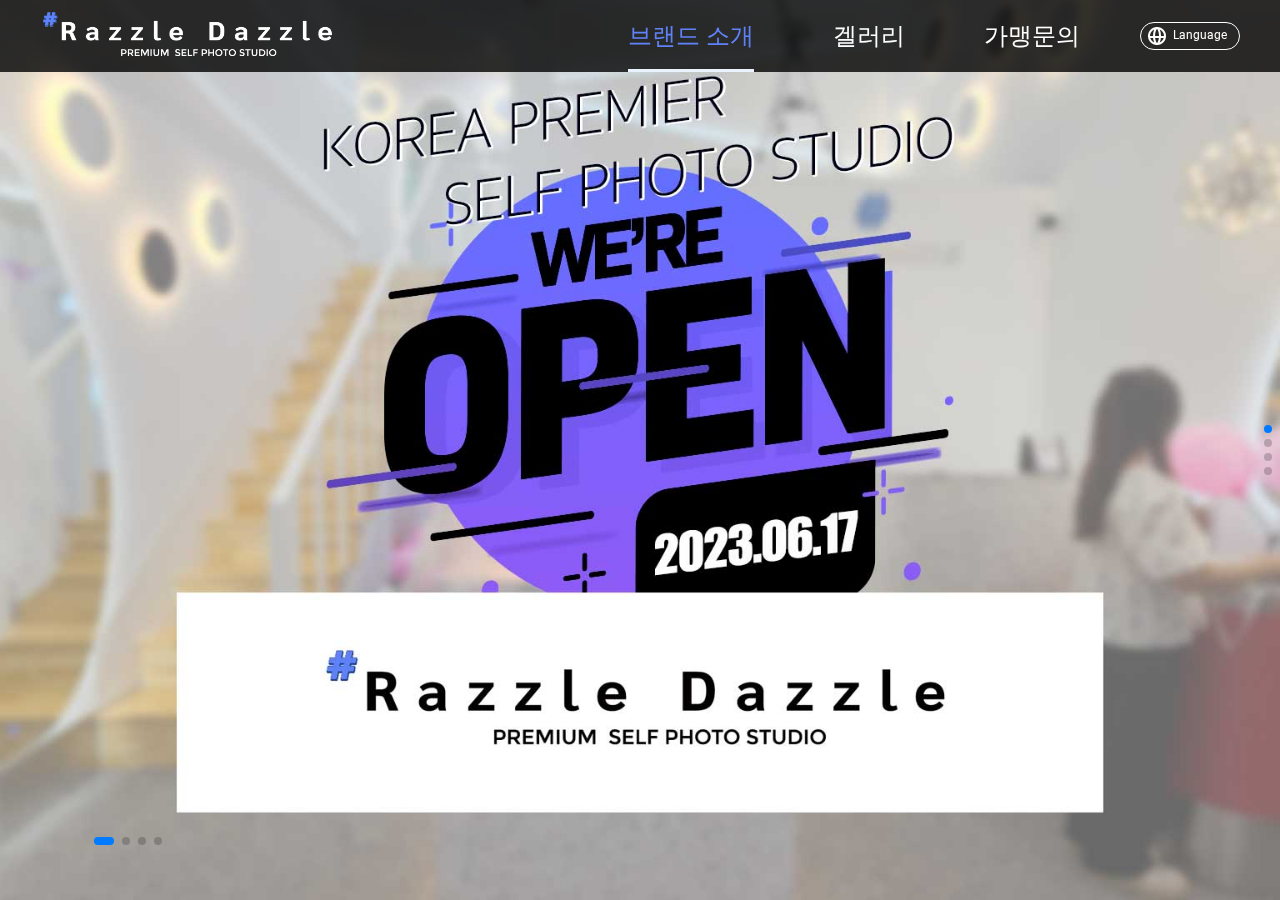
<file: index.html>
<!DOCTYPE html>
<html lang="ko">

<head>
  <meta charset="UTF-8">
  <meta http-equiv="X-UA-Compatible" content="IE=edge">
  <meta name="viewport" content="width=device-width, target-densitydpi=device-dpi">
  <title>브랜드 소개 | Lazzle Dazzle</title>

  <meta property="og:title" content="Lazzle Dazzle" /> 
  <meta property="og:url" content="https://razzledazzle.photo" />
  <meta property="og:type" content="website" />
  <meta property="og:image" content="https://razzledazzle.photo/res/img/ogimg.jpg" /> 
  <meta property="og:title" content="Lazzle Dazzle" /> 
  <meta property="og:description" content="Razzle Dazzle은 최고의 품질과 최상의 서비스를 제공하는 셀프 포토 스튜디오입니다." /> 
  <meta name="keyword" content="self photo, vietnam, korea, premium, lazzle dazzle" />


  <!-- script -->
  <script src="./res/js/jquery.min.js"></script>
  <script src="./res/js/swiper-bundle.min.js"></script>
  <script src="./res/js/pubui.js"></script>

  <!-- css -->
  <link href="./res/css/swiper.js.css" rel="stylesheet">
  <link href="./res/css/style.css" rel="stylesheet">
</head>

<body>

  <!-- s : header ========== ========== -->
  <header class="gnb">
    <div class="area-conts">
      <a href="./index.html" class="logo"><img src="./res/img/img_logo.png"
          alt="Razzle Dazzle PREMIUM SELF PHOTO STUDIO"></a>

      <button class="btn-callnav">메뉴</button>

      <div class="menu">
        <nav>
          <a href="./index.html" class="active">브랜드 소개</a>
          <a href="./gall.html">겔러리</a>
          <a href="./contact.html">가맹문의</a>
        </nav>

        <div class="selectLan">
          <button id="toggleSltLan">Language</button>
          <div class="toggleWrap">
            <a href="">한국어</a>
            <a href="">tiếng Việt</a>
          </div>
        </div>
      </div>
    </div>
  </header>
  <!-- e : header ========== ========== -->

  <!-- s : contents ========== ========== -->
  <main>
    <div class="swiper swiper-h" id="mainSwiper">
      <div class="swiper-wrapper">
        <!-- s : main visual ---------- -->
        <div class="swiper-slide">
          <section class="area-mainvisual">

            <div id="mainVisualSlide" class="swiper">
              <div class="swiper-wrapper">

                
                <div class="swiper-slide" style="background-image: url('./res/img/main-slide-02.jpg');"></div>

                <div class="swiper-slide" style="background-image: url('./res/img/main-slide-01.jpg');">
                  <div class="conts">
                    <p>
                      <strong>Razzle Dazzle</strong>에서 제공하는<br>
                      다양한 프레임을 확인 해 보세요
                    </p>
                    <a href="./gall.html" class="btn-go">Gallery</a>
                  </div>
                </div>
                
                <div class="swiper-slide" style="background-image: url('./res/img/main-slide-02.jpg');"></div>

                <div class="swiper-slide" style="background-image: url('./res/img/main-slide-03.jpg');">
                  <div class="conts">
                    <p>
                      <strong>Razzle Dazzle</strong>과 함께<br>
                      프리미엄 서비스를 제공 하세요
                    </p>
                    <a href="./contact.html" class="btn-go">Contact</a>
                  </div>
                </div>
                
              </div>
              <div class="swiper-pagination-top"></div>
            </div>
          </section>
        </div>
        <!-- e : main visual ---------- -->

        <!-- s : Introduction ---------- -->
        <div class="swiper-slide">
          <section class="area-intro">
            <div class="area-conts">
              <div class="area-info">
                <div class="tit-main">
                  <h2>Introduction</h2>
                </div>
                <p>
                  <strong>Razzle Dazzle</strong>은 최고의 품질과 최상의 서비스를 제공하는<br>
                  셀프 포토 스튜디오입니다.
                </p>
                <p>
                  친구와 연인, 가족과 함께<br>
                  행복하고 재미있는 일상을 사진 속에 담아 드립니다.
                </p>
                <p>
                  이제는 프리미엄 시대.<br>
                  프리미엄 셀프 포토 스튜디오 <strong>Razzle Dazzle</strong>에서<br>
                  행복한 추억을 남겨보세요.
                </p>
              </div>
            </div>
          </section>
        </div>
        <!-- e : Introduction ---------- -->

        <!-- s : Company Introduction ---------- -->
        <div class="swiper-slide">
          <section class="area-company">
            <div class="area-conts">
              <div class="area-info">
                <div class="tit-main">
                  <h2>Company Introduction</h2>
                </div>

                <img src="./res/img/img_index_section2.png" alt="">
                <p>
                  Razzle Dazzle은 사진 전문가, IT 전문가, 서비스 운영 전문가들이<br>
                  다년간 한국시장에서 Self Photo Studio 운영 경험과<br>
                  사진 기술의 know-how를 바탕으로 새롭게 시작하는<br>
                  고품격 셀프 스튜디오 전문 회사입니다.
                </p>
              </div>
            </div>
          </section>
        </div>
        <!-- e : Company Introduction ---------- -->

        <!-- s : RAZZLE DAZZLE CO. LTD. ---------- -->
        <div class="swiper-slide">
          <section class="area-information">
            <div class="area-conts">
              <div class="tit-main">
                <h2>RAZZLE DAZZLE CO. LTD.</h2>
              </div>
              <dl class="list-info">
                <div>
                <dt>E-mail</dt>
                <dd>photorazzle@gamil.com</dd>
              </div>
              <div>
                <dt>Tel</dt>
                <dd>+84 038-356-1760</dd>
              </div>
              <div>
                <dt>Office</dt>
                <dd>No. 83, Xuan Thuy street, Group 14, DichVong Hau ward, Cau Giay district, Hanoi, Vietnam</dd>
              </div>
              </dl>
            </div>

            <iframe
              src="https://www.google.com/maps/embed?pb=!1m18!1m12!1m3!1d29792.801067631153!2d105.79091389999998!3d21.028679049999994!2m3!1f0!2f0!3f0!3m2!1i1024!2i768!4f13.1!3m3!1m2!1s0x3135ab5756f91033%3A0x576917442d674bfd!2z67Kg7Yq464KoIEhhbm9pLCDqurzsmrDsoIDsnbQ!5e0!3m2!1sko!2skr!4v1687785482031!5m2!1sko!2skr"
              style="border:0;" allowfullscreen="" loading="lazy" referrerpolicy="no-referrer-when-downgrade"></iframe>
          </section>
        </div>
        <!-- e : RAZZLE DAZZLE CO. LTD. ---------- -->
      </div>
      <div class="swiper-pagination"></div>
    </div>
  </main>
  <!-- e : contents ========== ========== -->

</body>


<script>


  // 메인화면 세로 한칸씩 슬라이드
  var swiperV = new Swiper("#mainSwiper", {
    spaceBetween: 0,
    direction: "vertical",
    slidesPerView: 1,
    mousewheel: true,
    pagination: {
      el: ".swiper-pagination",
      clickable: true,
    },
  });

  // 메인화면 상단 비주얼 슬라이드
  var swiperTop = new Swiper("#mainVisualSlide", {
    spaceBetween: 0,
    autoplay: {
      delay: 5000,
      disableOnInteraction: false,
    },
    loop: true,
    pagination: {
      el: ".swiper-pagination-top",
      clickable: true,
    },
  });
  const enableSwiper = function() {
    swiperV = new Swiper("#mainSwiper", {
    spaceBetween: 0,
    direction: "vertical",
    slidesPerView: 1,
    mousewheel: true,
    pagination: {
      el: ".swiper-pagination",
      clickable: true,
    },
  });
};

  // 모바일에서 전체 세로한칸씩 슬라이드 헤제 
  const breakpoint = window.matchMedia( '(max-width:640px)' );
  const breakpointChecker = function() {
   if ( breakpoint.matches === true ) {
      if ( swiperV !== undefined ) swiperV.destroy( true, true );
      return;
   } else if ( breakpoint.matches === false ) {
      return enableSwiper();
   }
};

  breakpoint.addListener(breakpointChecker);
  breakpointChecker();
</script>

</html>
</file>
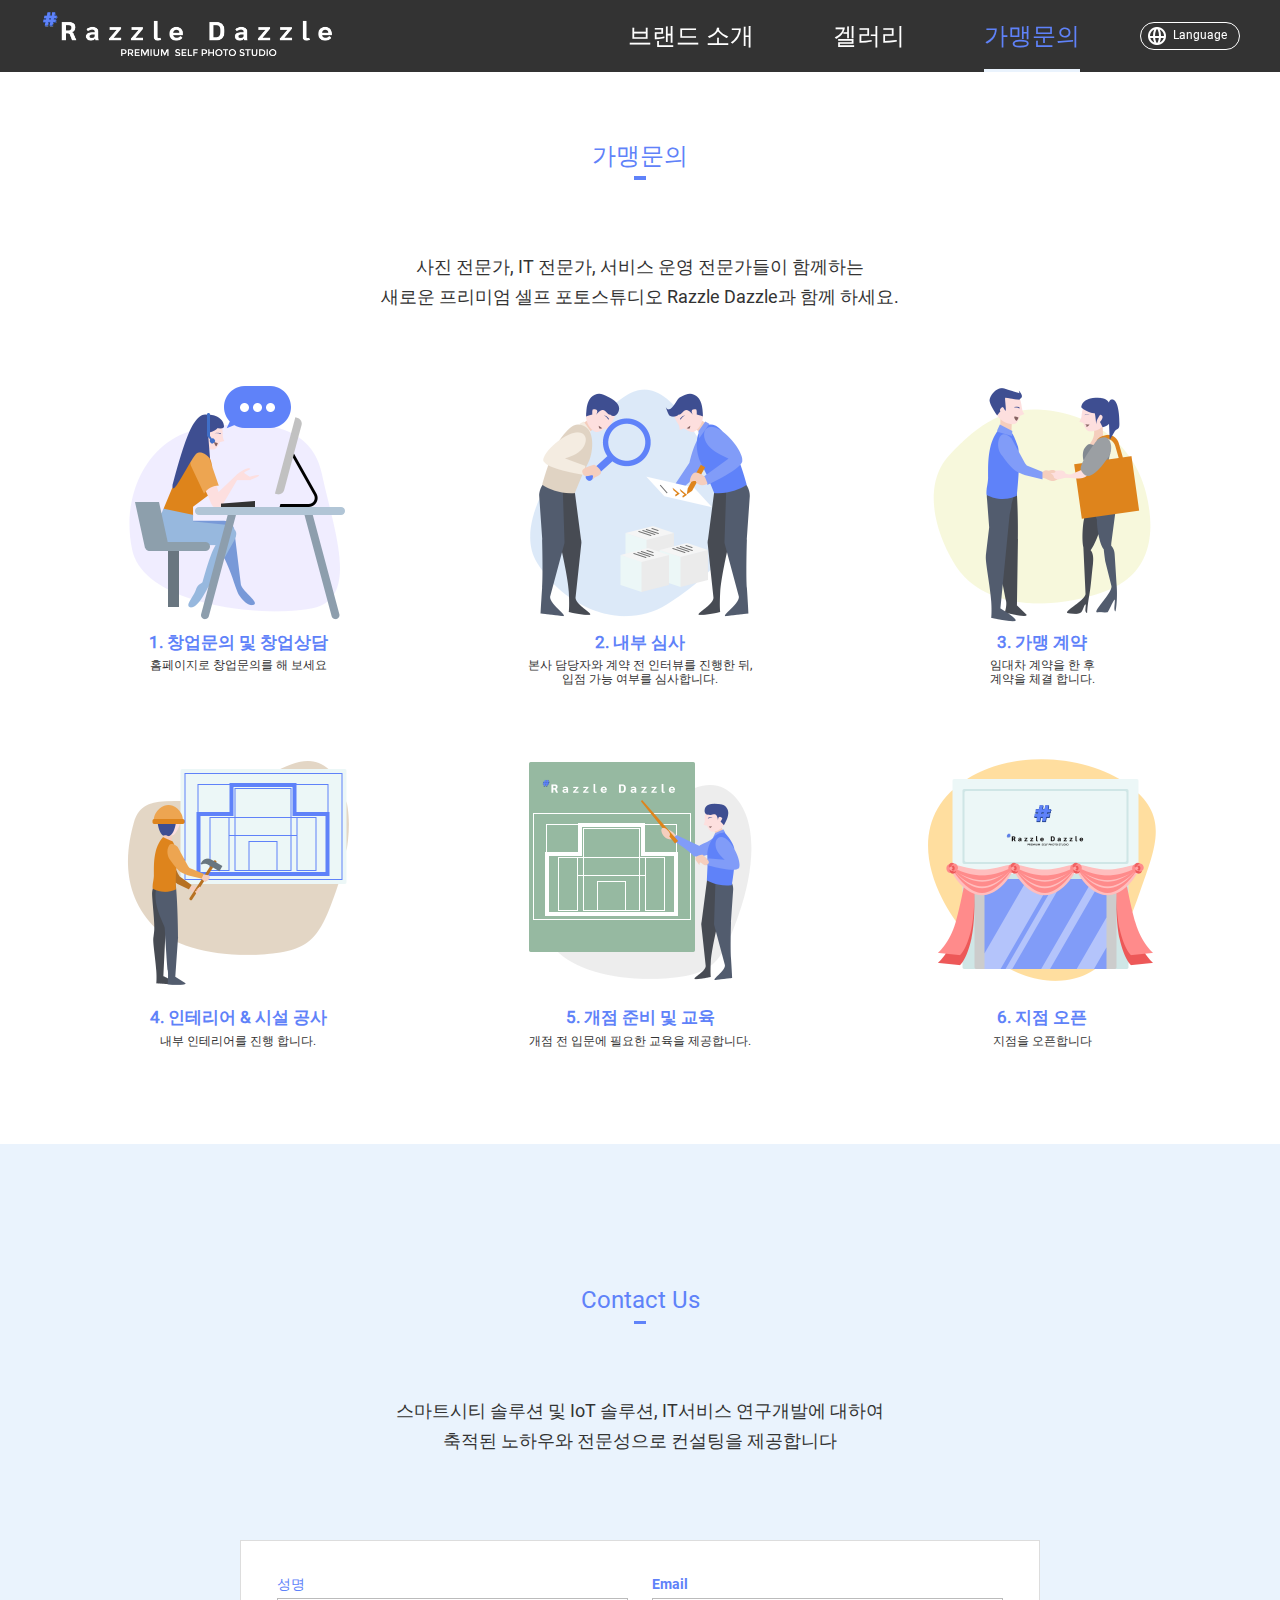
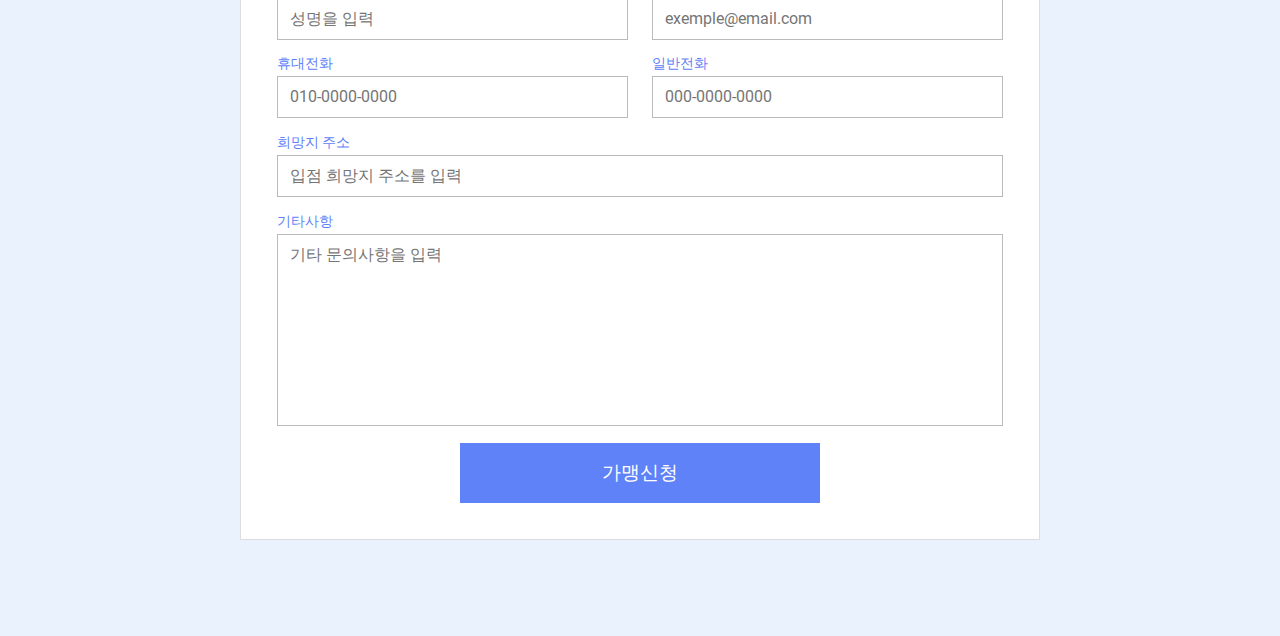
<file: contact.html>
<!DOCTYPE html>
<html lang="ko">

<head>
  <meta charset="UTF-8">
  <meta http-equiv="X-UA-Compatible" content="IE=edge">
  <meta name="viewport" content="width=device-width, target-densitydpi=device-dpi">
  <title>가맹문의 | Lazzle Dazzle</title>
  

  <meta property="og:title" content="Lazzle Dazzle" /> 
  <meta property="og:url" content="https://razzledazzle.photo" />
  <meta property="og:type" content="website" />
  <meta property="og:image" content="https://razzledazzle.photo/res/img/ogimg.jpg" /> 
  <meta property="og:title" content="Lazzle Dazzle" /> 
  <meta property="og:description" content="Razzle Dazzle은 최고의 품질과 최상의 서비스를 제공하는 셀프 포토 스튜디오입니다." /> 
  <meta name="keyword" content="self photo, vietnam, korea, premium, lazzle dazzle" />

  <!-- script -->
  <script src="./res/js/jquery.min.js"></script>
  <script src="./res/js/pubui.js"></script>

  <!-- css -->
  <link href="./res/css/style.css" rel="stylesheet">
</head>

<body>

  <!-- s : header ========== ========== -->
  <header class="gnb">
    <div class="area-conts">
      <a href="./index.html" class="logo"><img src="./res/img/img_logo.png"
          alt="Razzle Dazzle PREMIUM SELF PHOTO STUDIO"></a>

      <button class="btn-callnav">메뉴</button>

      <div class="menu">
        <nav>
          <a href="./index.html">브랜드 소개</a>
          <a href="./gall.html">겔러리</a>
          <a href="./contact.html" class="active">가맹문의</a>
        </nav>

        <div class="selectLan">
          <button id="toggleSltLan">Language</button>
          <div class="toggleWrap">
            <a href="">한국어</a>
            <a href="">tiếng Việt</a>
          </div>
        </div>
      </div>
    </div>
  </header>
  <!-- e : header ========== ========== -->

  <!-- s : contents ========== ========== -->
  <main>

    <!-- s : 가맹문의 -->
    <section class="area-qst">
      <div class="area-conts">
        <div class="area-info">
          <div class="tit-main">
            <h2>가맹문의</h2>
          </div>
          <p>
            사진 전문가, IT 전문가, 서비스 운영 전문가들이 함께하는<br>
            새로운 프리미엄 셀프 포토스튜디오 Razzle Dazzle과 함께 하세요.
          </p>
        </div>

        <ol class="list-qst">
          <li class="img01">
            <strong>창업문의 및 창업상담</strong>
            홈페이지로 창업문의를 해 보세요
          </li>
          <li class="img02">
            <strong>내부 심사</strong>
            본사 담당자와 계약 전 인터뷰를 진행한 뒤,<br>입점 가능 여부를 심사합니다.
          </li>
          <li class="img03">
            <strong>가맹 계약</strong>
            임대차 계약을 한 후<br>
            계약을 체결 합니다.
          </li>
          <li class="img04">
            <strong>인테리어 &amp; 시설 공사</strong>
            내부 인테리어를 진행 합니다.
          </li>
          <li class="img05">
            <strong>개점 준비 및 교육</strong>
            개점 전 입문에 필요한 교육을 제공합니다.
          </li>
          <li class="img06">
            <strong>지점 오픈</strong>
            지점을 오픈합니다
          </li>
        </ol>
      </div>
    </section>
    <!-- e : 가맹문의 -->

    <!-- s : contact us ---------- -->
    <section class="area-contact">
      <div class="area-conts">
        <div class="area-info">
          <div class="tit-main">
            <h2>Contact Us</h2>
          </div>
          <p>
            스마트시티 솔루션 및 IoT 솔루션, IT서비스 연구개발에 대하여<br>
            축적된 노하우와 전문성으로 컨설팅을 제공합니다
          </p>
        </div>

        <div class="wrap-form">
          <form action="">
            <div class="wrap-input half">
              <label for="">성명</label>
              <input type="text" placeholder="성명을 입력">
            </div>

            <div class="wrap-input half">
              <label for="">Email</label>
              <input type="email" placeholder="exemple@email.com">
            </div>

            <div class="wrap-input half">
              <label for="">휴대전화</label>
              <input type="tel" placeholder="010-0000-0000">
            </div>

            <div class="wrap-input half">
              <label for="">일반전화</label>
              <input type="tel" placeholder="000-0000-0000">
            </div>

            <div class="wrap-input">
              <label for="">희망지 주소</label>
              <input type="text" placeholder="입점 희망지 주소를 입력">
            </div>

            <div class="wrap-input">
              <label for="">기타사항</label>
              <textarea name="" placeholder="기타 문의사항을 입력"></textarea>
            </div>

            <input type="submit" value="가맹신청">

          </form>
        </div>
      </div>
    </section>
    <!-- e : contact us ---------- -->

  </main>
  <!-- e : contents ========== ========== -->

</body>

</html>
</file>
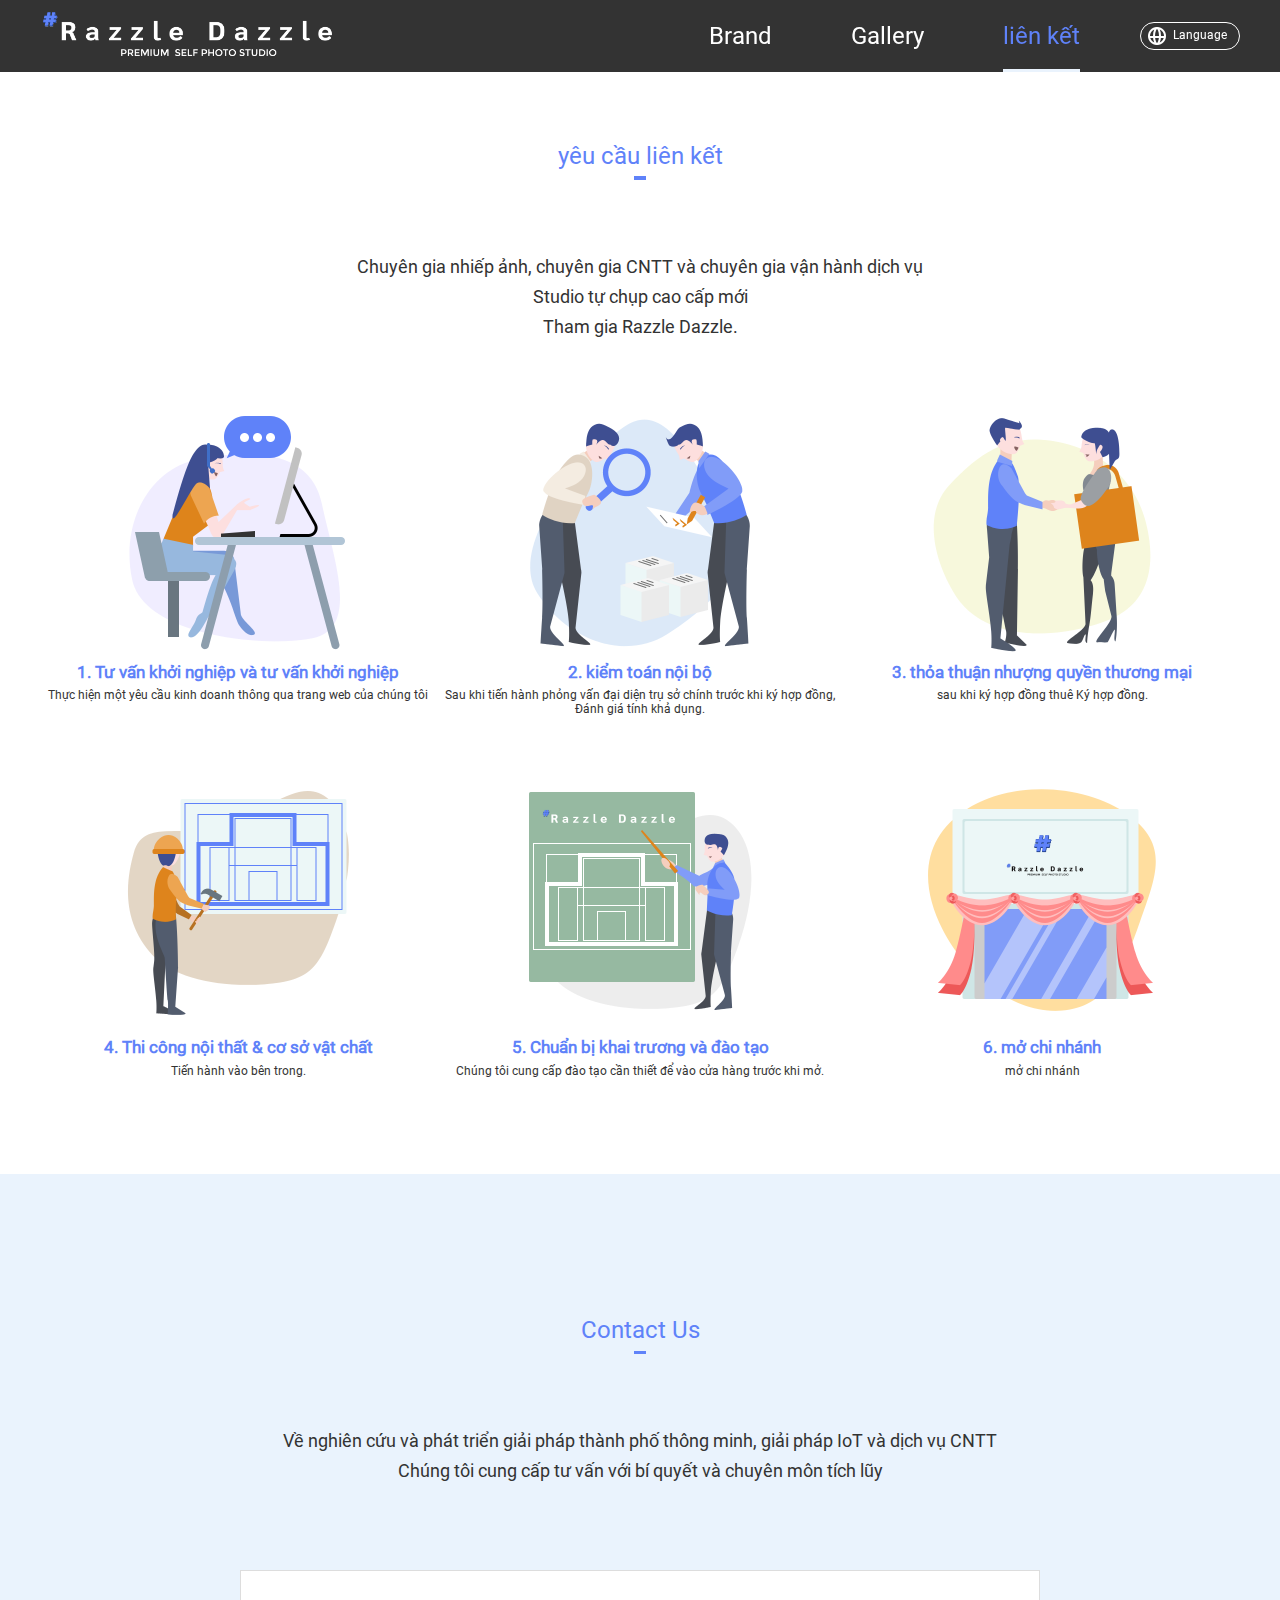
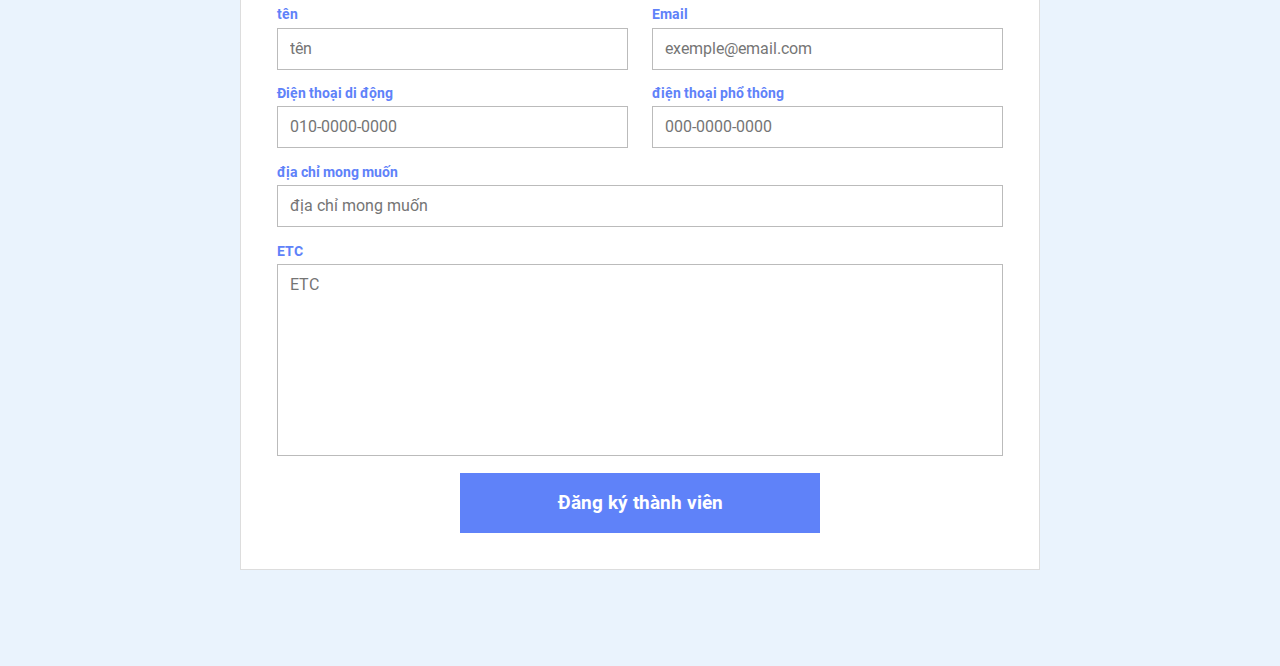
<file: contact_v.html>
<!DOCTYPE html>
<html lang="vi">

<head>
  <meta charset="UTF-8">
  <meta http-equiv="X-UA-Compatible" content="IE=edge">
  <meta name="viewport" content="width=device-width, target-densitydpi=device-dpi">
  <title>liên kết | Razzle Dazzle</title>
  

  <meta property="og:title" content="Razzle Dazzle" /> 
  <meta property="og:url" content="https://razzledazzle.photo" />
  <meta property="og:type" content="website" />
  <meta property="og:image" content="https://razzledazzle.photo/res/img/ogimg.jpg" /> 
  <meta property="og:title" content="Razzle Dazzle" /> 
  <meta property="og:description" content="Razzle Dazzlelà một studio ảnh tự chụp cung cấp chất lượng cao nhất và dịch vụ tốt nhất." /> 
  <meta name="keyword" content="self photo, vietnam, korea, premium, Razzle dazzle" />

  <!-- script -->
  <script src="./res/js/jquery.min.js"></script>
  <script src="./res/js/pubui.js"></script>

  <!-- css -->
  <link href="./res/css/style.css" rel="stylesheet">
</head>

<body>

  <!-- s : header ========== ========== -->
  <header class="gnb">
    <div class="area-conts">
      <a href="./index.html" class="logo"><img src="./res/img/img_logo.png"
          alt="Razzle Dazzle PREMIUM SELF PHOTO STUDIO"></a>

      <button class="btn-callnav">Menu</button>

      <div class="menu">
        <nav>
          <a href="./index_v.html">Brand</a>
          <a href="./gall_v.html">Gallery </a>
          <a href="./contact_v.html" class="active">liên kết </a>
        </nav>

        <div class="selectLan">
          <button id="toggleSltLan">Language</button>
          <div class="toggleWrap">
            <a href="./contact.html">한국어</a>
            <a href="">tiếng Việt</a>
          </div>
        </div>
      </div>
    </div>
  </header>
  <!-- e : header ========== ========== -->

  <!-- s : contents ========== ========== -->
  <main>

    <!-- s : 가맹문의 -->
    <section class="area-qst">
      <div class="area-conts">
        <div class="area-info">
          <div class="tit-main">
            <h2>yêu cầu liên kết</h2>
          </div>
          <p>
            Chuyên gia nhiếp ảnh, chuyên gia CNTT và chuyên gia vận hành dịch vụ<br>
            Studio tự chụp cao cấp mới<br>
            Tham gia Razzle Dazzle.
          </p>
        </div>

        <ol class="list-qst">
          <li class="img01">
            <strong>Tư vấn khởi nghiệp và tư vấn khởi nghiệp</strong>
            Thực hiện một yêu cầu kinh doanh thông qua trang web của chúng tôi
          </li>
          <li class="img02">
            <strong>kiểm toán nội bộ</strong>
            Sau khi tiến hành phỏng vấn đại diện trụ sở chính trước khi ký hợp đồng,<br>
            Đánh giá tính khả dụng.
          </li>
          <li class="img03">
            <strong>thỏa thuận nhượng quyền thương mại</strong>
            sau khi ký hợp đồng thuê Ký hợp đồng.
          </li>
          <li class="img04">
            <strong>Thi công nội thất &amp; cơ sở vật chất</strong>
            Tiến hành vào bên trong.
          </li>
          <li class="img05">
            <strong>Chuẩn bị khai trương và đào tạo</strong>
            Chúng tôi cung cấp đào tạo cần thiết để vào cửa hàng trước khi mở.
          </li>
          <li class="img06">
            <strong>mở chi nhánh</strong>
            mở chi nhánh
          </li>
        </ol>
      </div>
    </section>
    <!-- e : 가맹문의 -->

    <!-- s : contact us ---------- -->
    <section class="area-contact">
      <div class="area-conts">
        <div class="area-info">
          <div class="tit-main">
            <h2>Contact Us</h2>
          </div>
          <p>
            Về nghiên cứu và phát triển giải pháp thành phố thông minh, giải pháp IoT và dịch vụ CNTT<br>
            Chúng tôi cung cấp tư vấn với bí quyết và chuyên môn tích lũy
          </p>
        </div>

        <div class="wrap-form">
          <!-- data-email 에 이메일 변경 해야 함 -->
          <!-- action 에 이메일 코드 넣어야 함 -->
          <form id="emailForm" class="gform" method="POST" data-email="photorazzle@gmail.com"
          action="https://script.google.com/macros/s/AKfycbyGfbFXfywWMWV32EBsOX_6lMEjxsnZf8XFGHyBiPTOV52xRiz6MVzEzleswmCyctsQGQ/exec">
            <div class="wrap-input half">
              <label for="">tên</label>
              <input id="senderName" name="senderName" type="text" placeholder="tên" required>
            </div>

            <div class="wrap-input half">
              <label for="">Email</label>
              <input id="senderEmail" name="senderEmail" type="email" placeholder="exemple@email.com" required>
            </div>

            <div class="wrap-input half">
              <label for="">Điện thoại di động</label>
              <input id="senderPhone" name="senderPhone" type="tel" placeholder="010-0000-0000" required>
            </div>

            <div class="wrap-input half">
              <label for="">điện thoại phổ thông</label>
              <input id="senderTel" name="senderTel" type="tel" placeholder="000-0000-0000">
            </div>

            <div class="wrap-input">
              <label for="">địa chỉ mong muốn</label>
              <input id="senderAdd" name="senderAdd" type="text" placeholder="địa chỉ mong muốn">
            </div>

            <div class="wrap-input">
              <label for="">ETC</label>
              <textarea id="senderEtc" name="senderEtc" placeholder="ETC" required></textarea>
            </div>

            <div style="display:none" class="thankyou_message">
              <!-- You can customize the thankyou message by editing the code below -->
              <h2><em>Thanks</em> for contacting us!<br> We will get back to you soon!
              </h2>
             </div>

            <script type="text/javascript">
              (function () {
                // get all data in form and return object
                function getFormData(form) {
                  var elements = form.elements;
                  var honeypot;

                  var fields = Object.keys(elements).filter(function (k) {
                    if (elements[k].name === "honeypot") {
                      honeypot = elements[k].value;
                      return false;
                    }
                    return true;
                  }).map(function (k) {
                    if (elements[k].name !== undefined) {
                      return elements[k].name;
                      // special case for Edge's html collection
                    } else if (elements[k].length > 0) {
                      return elements[k].item(0).name;
                    }
                  }).filter(function (item, pos, self) {
                    return self.indexOf(item) == pos && item;
                  });

                  var formData = {};
                  fields.forEach(function (name) {
                    var element = elements[name];

                    // singular form elements just have one value
                    formData[name] = element.value;

                    // when our element has multiple items, get their values
                    if (element.length) {
                      var data = [];
                      for (var i = 0; i < element.length; i++) {
                        var item = element.item(i);
                        if (item.checked || item.selected) {
                          data.push(item.value);
                        }
                      }
                      formData[name] = data.join(', ');
                    }
                  });

                  // add form-specific values into the data
                  formData.formDataNameOrder = JSON.stringify(fields);
                  formData.formGoogleSheetName = form.dataset.sheet || "responses"; // default sheet name
                  formData.formGoogleSendEmail
                    = form.dataset.email || ""; // no email by default

                  return { data: formData, honeypot: honeypot };
                }

                function handleFormSubmit(event) {  // handles form submit without any jquery
                  event.preventDefault();           // we are submitting via xhr below
                  var form = event.target;
                  var formData = getFormData(form);
                  var data = formData.data;

                  // If a honeypot field is filled, assume it was done so by a spam bot.
                  if (formData.honeypot) {
                    return false;
                  }

                  disableAllButtons(form);
                  var url = form.action;
                  var xhr = new XMLHttpRequest();
                  xhr.open('POST', url);
                  // xhr.withCredentials = true;
                  xhr.setRequestHeader("Content-Type", "application/x-www-form-urlencoded");
                  xhr.onreadystatechange = function () {
                    if (xhr.readyState === 4 && xhr.status === 200) {
                      form.reset();
                      var formElements = form.querySelector(".form-elements")
                      if (formElements) {
                        formElements.style.display = "none"; // hide form
                      }
                      var thankYouMessage = form.querySelector(".thankyou_message");
                      if (thankYouMessage) {
                        thankYouMessage.style.display = "block";
                        alert("메일 전송에 성공했습니다. 확인 후 회신드리겠습니다.");
                      }
                    }
                  };
                  // url encode form data for sending as post data
                  var encoded = Object.keys(data).map(function (k) {
                    return encodeURIComponent(k) + "=" + encodeURIComponent(data[k]);
                  }).join('&');
                  xhr.send(encoded);
                }

                function loaded() {
                  // bind to the submit event of our form
                  var forms = document.querySelectorAll("form.gform");
                  for (var i = 0; i < forms.length; i++) {
                    forms[i].addEventListener("submit", handleFormSubmit, false);
                  }
                };
                document.addEventListener("DOMContentLoaded", loaded, false);

                function disableAllButtons(form) {
                  var buttons = form.querySelectorAll("button");
                  for (var i = 0; i < buttons.length; i++) {
                    buttons[i].disabled = true;
                  }
                }
              })();
            </script>

            <input type="submit" value="Đăng ký thành viên">

          </form>
        </div>
      </div>
    </section>
    <!-- e : contact us ---------- -->

  </main>
  <!-- e : contents ========== ========== -->

</body>

<!-- 이메일 보내기 스크립트 -->


</html>
</file>
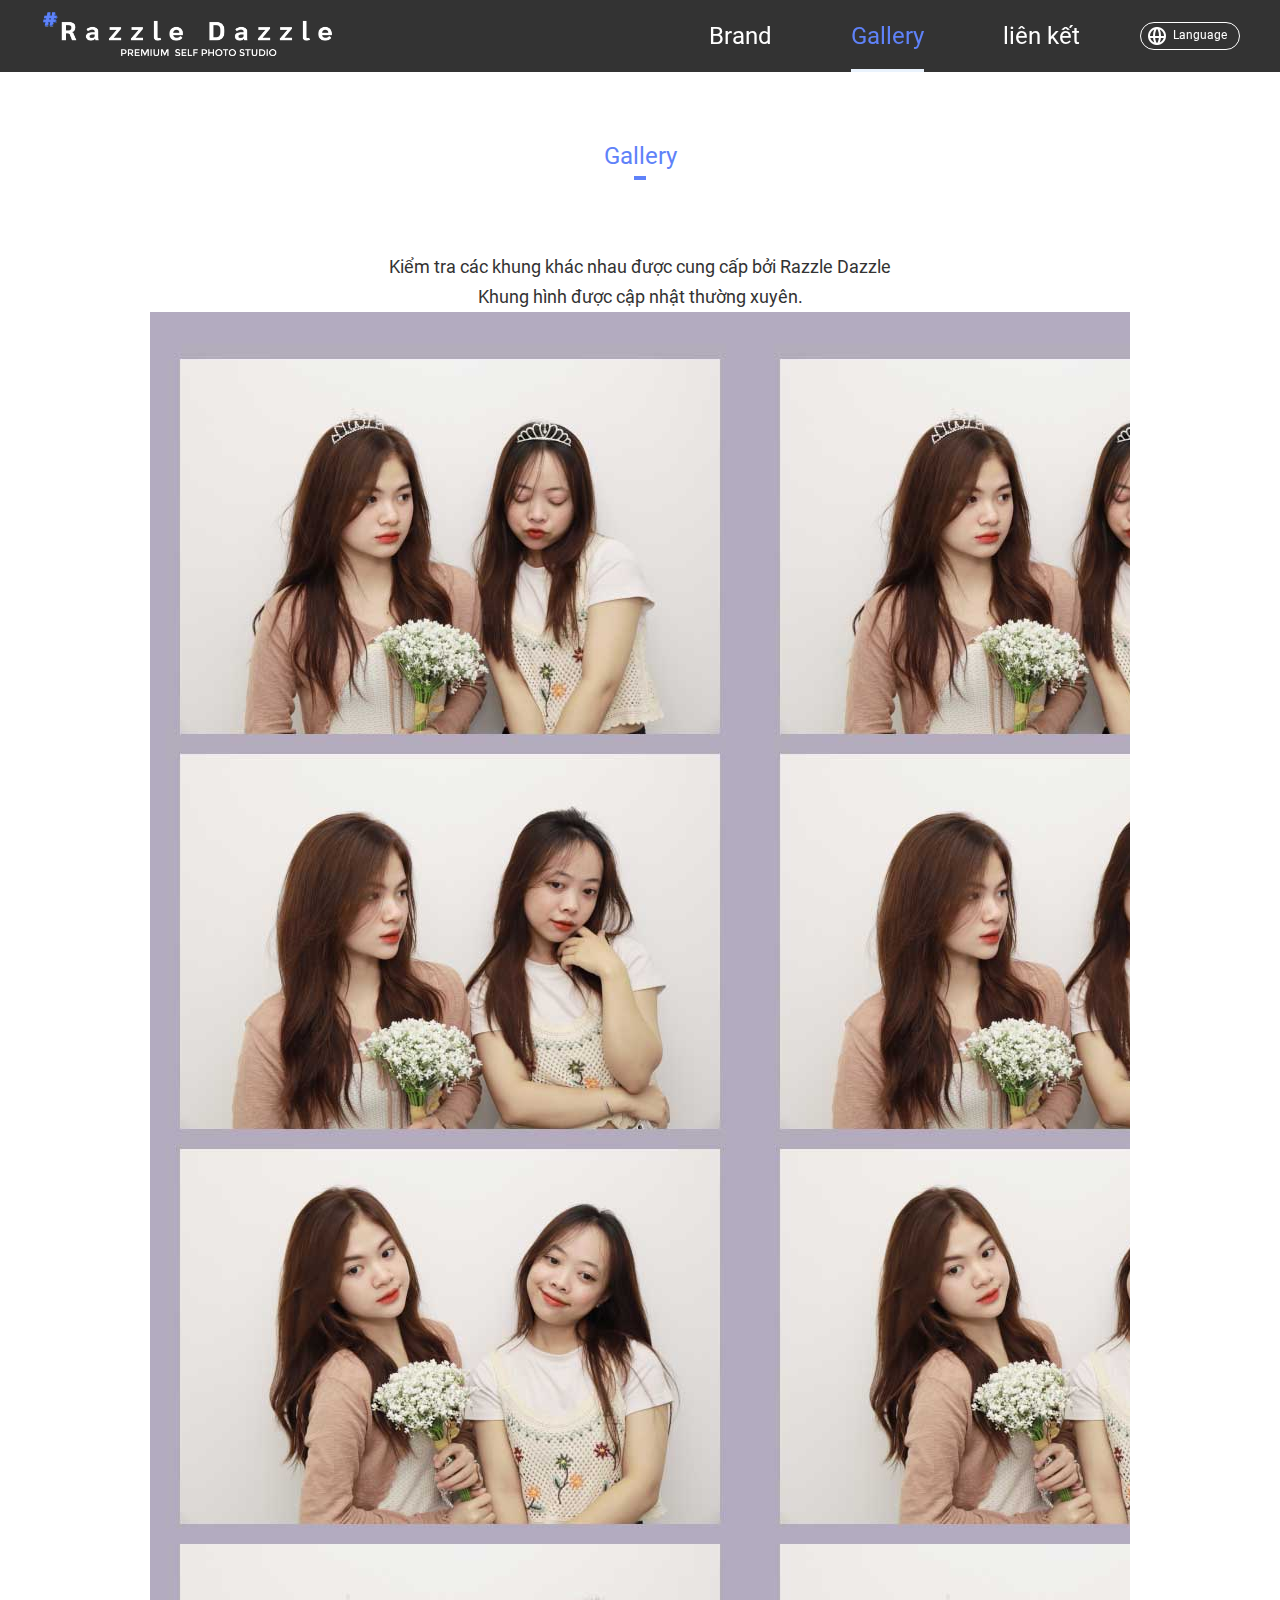
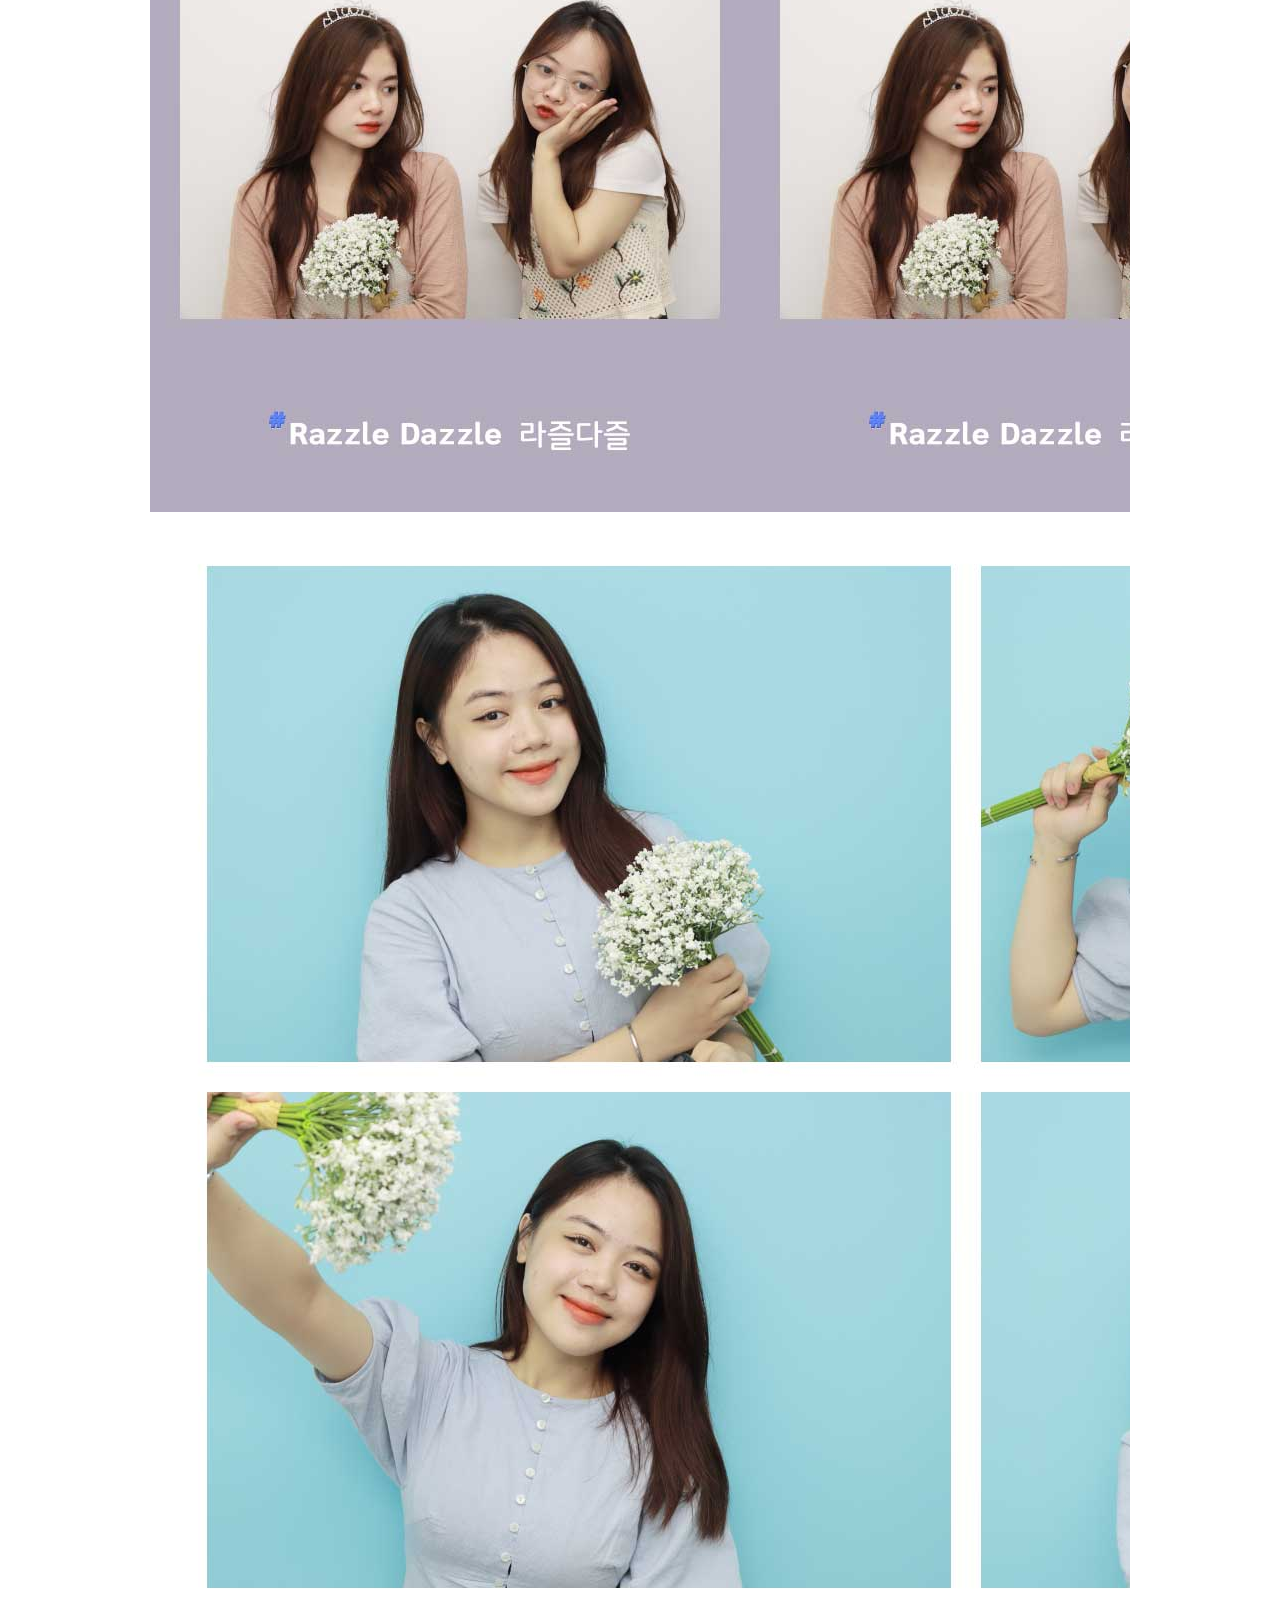
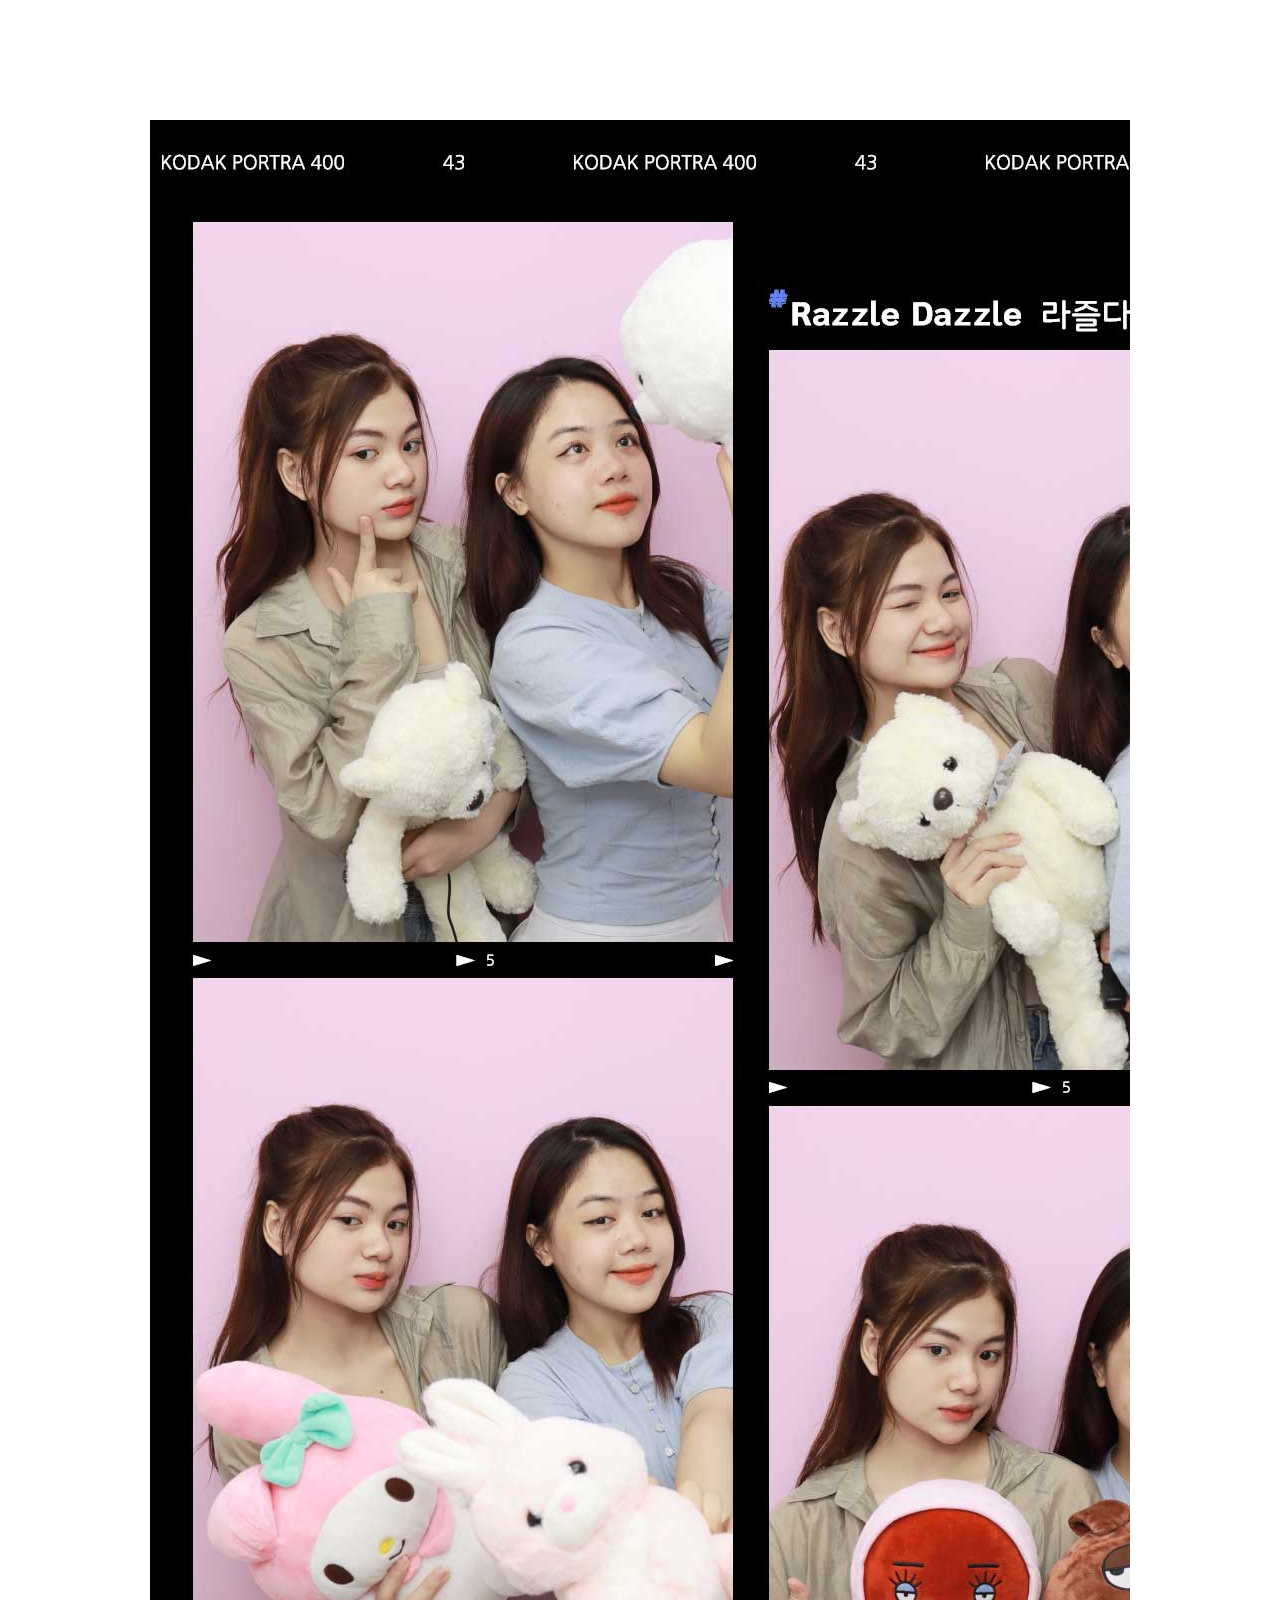
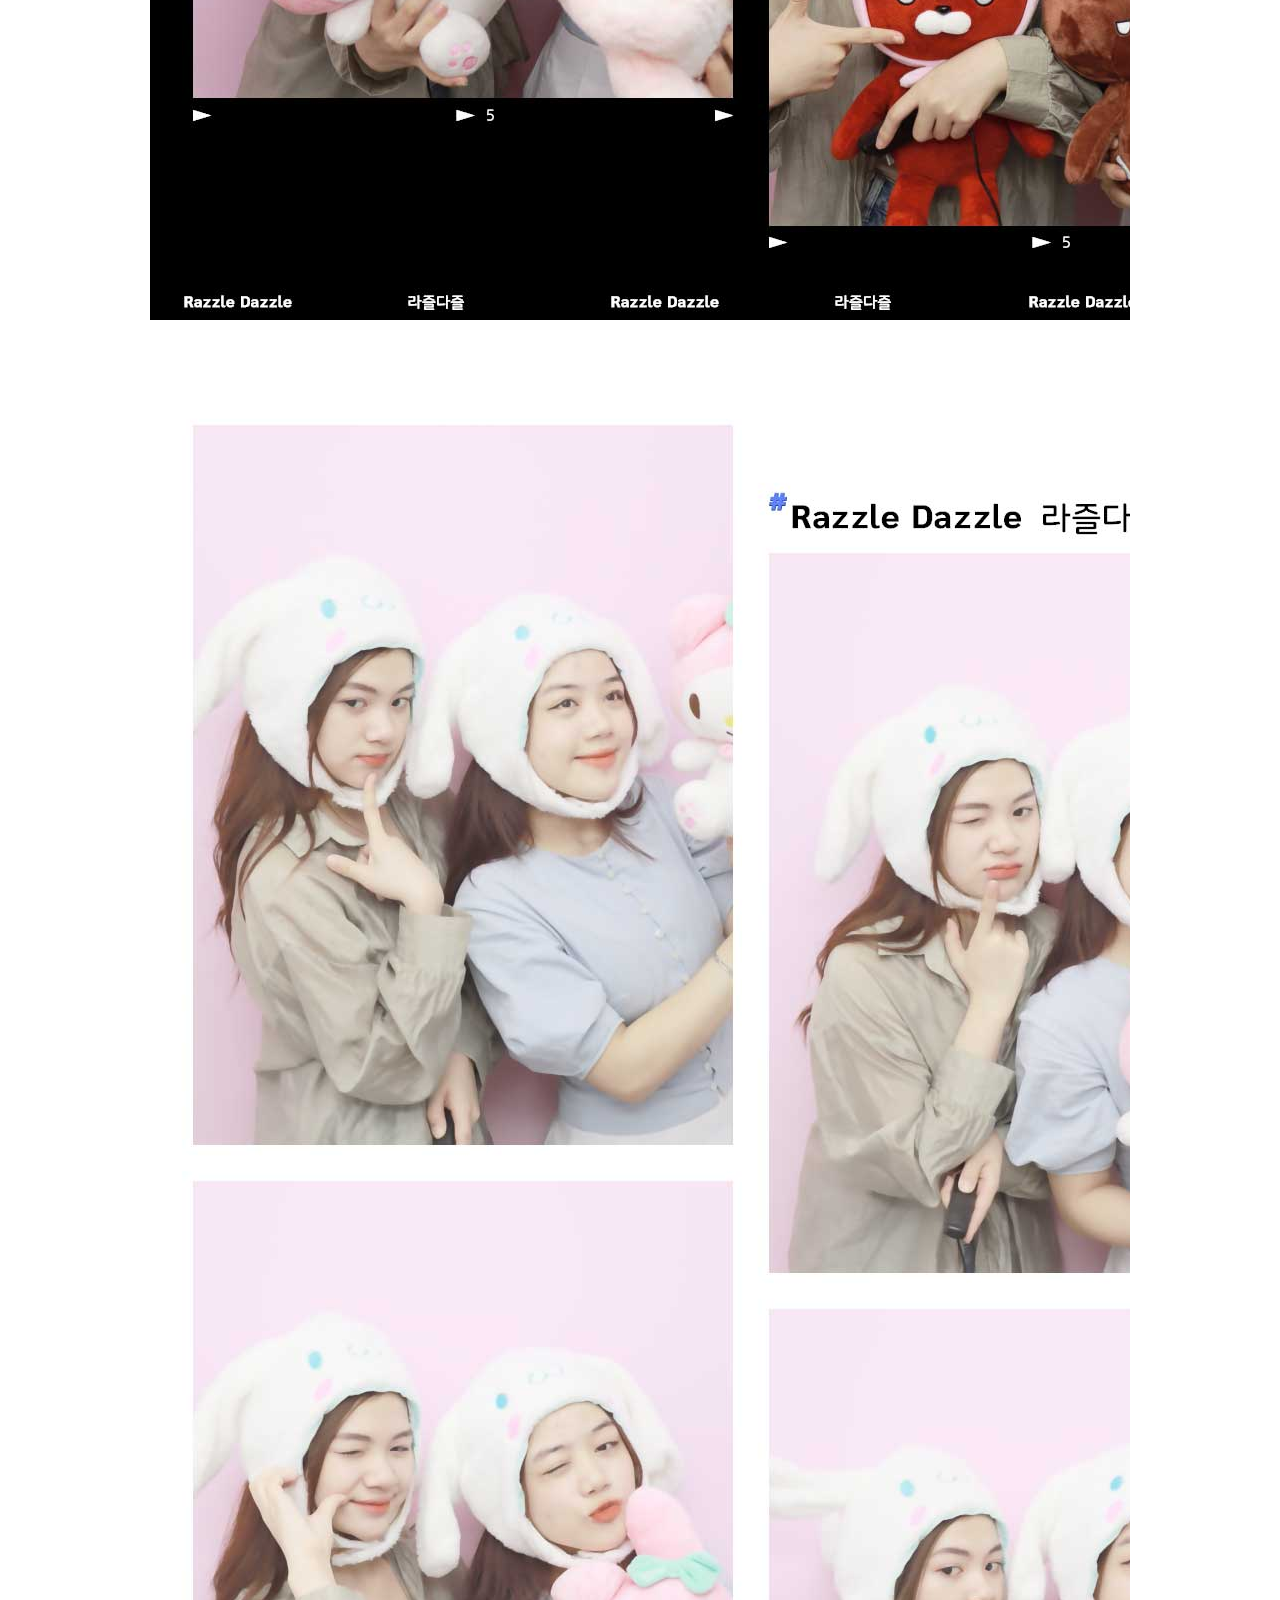
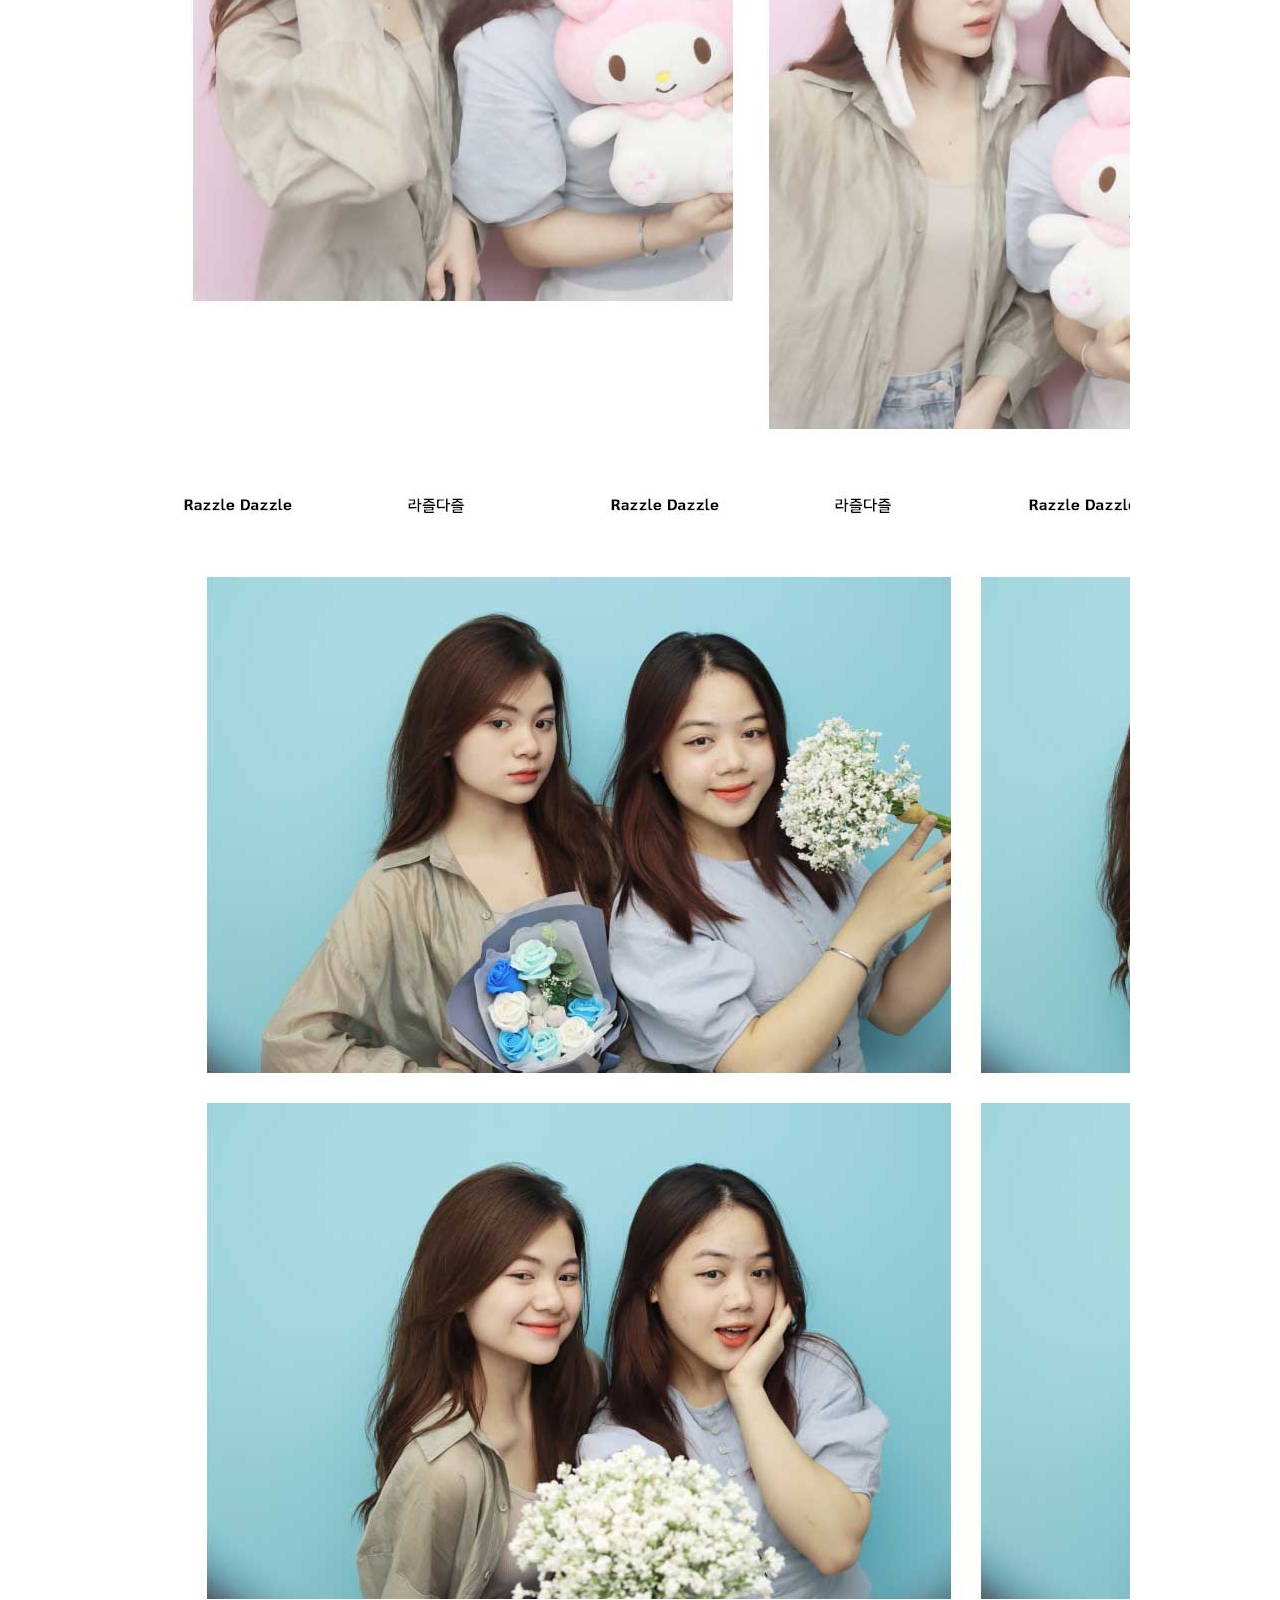
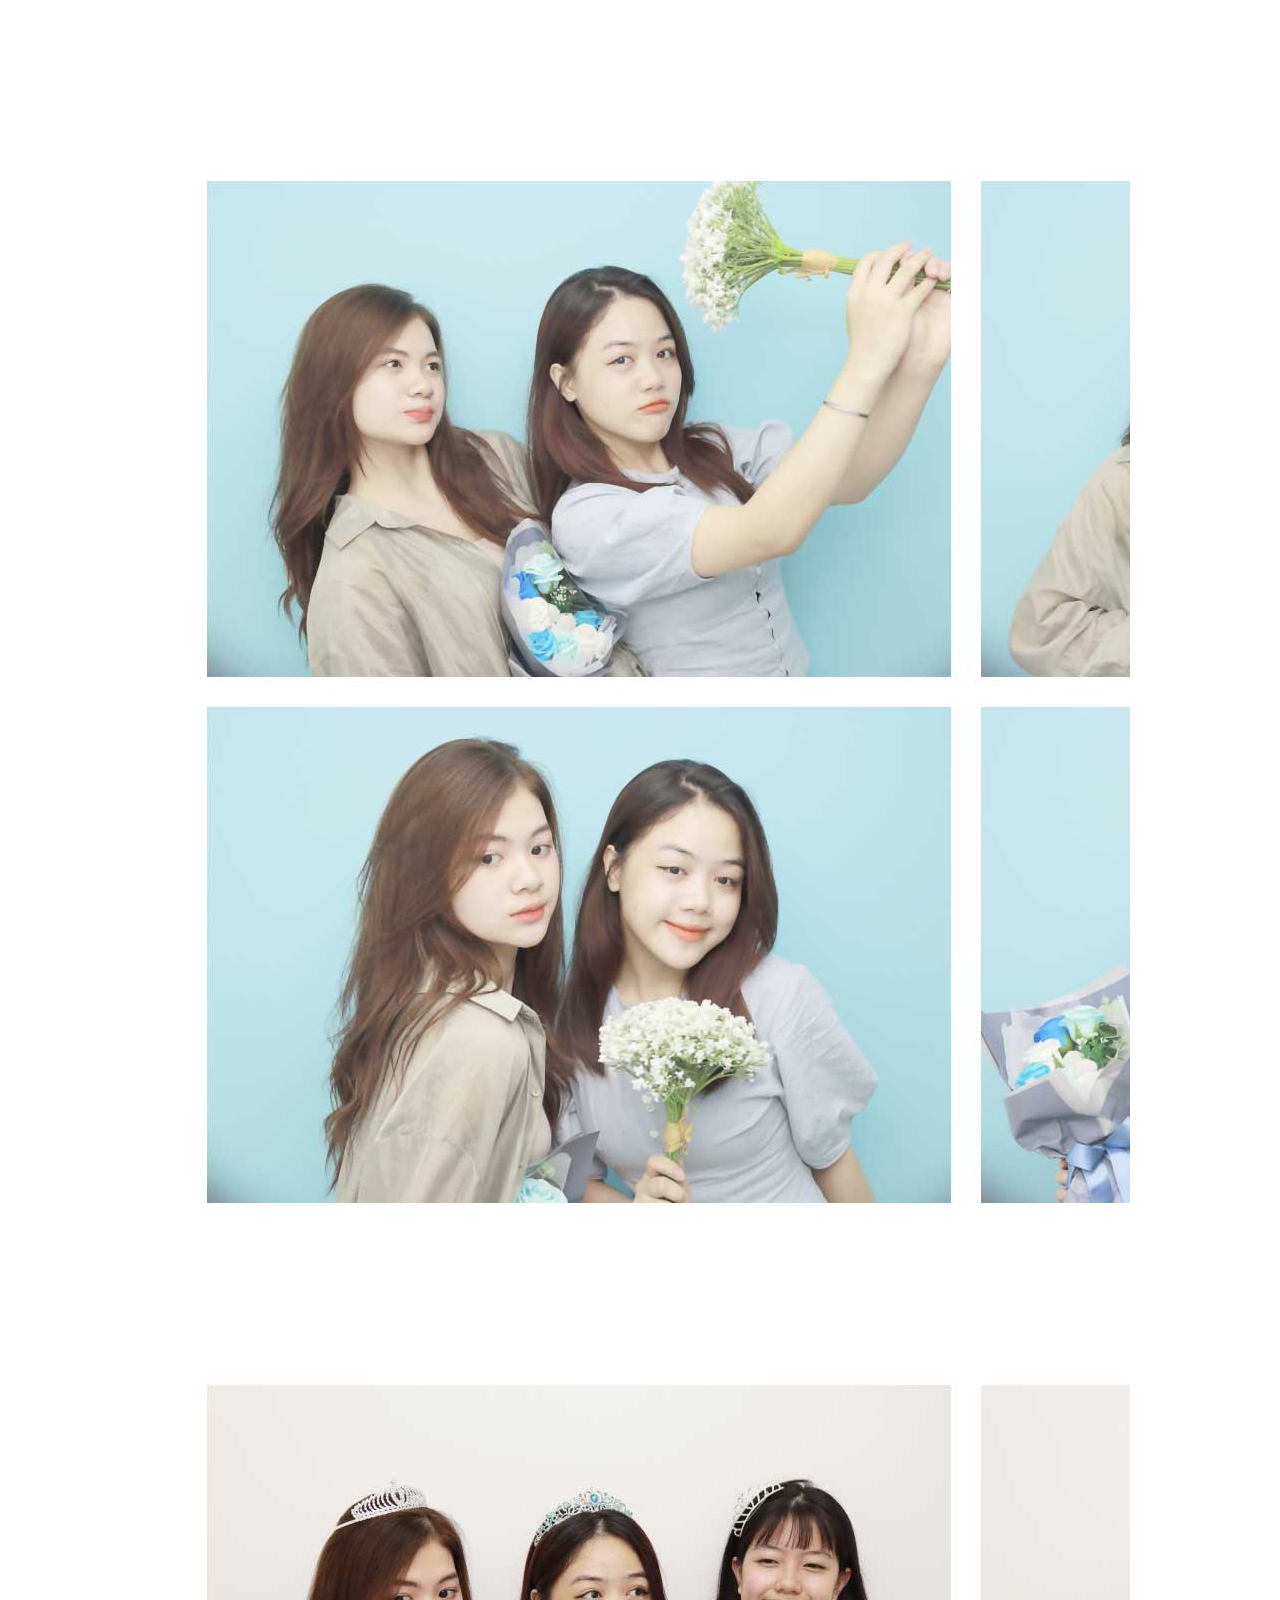
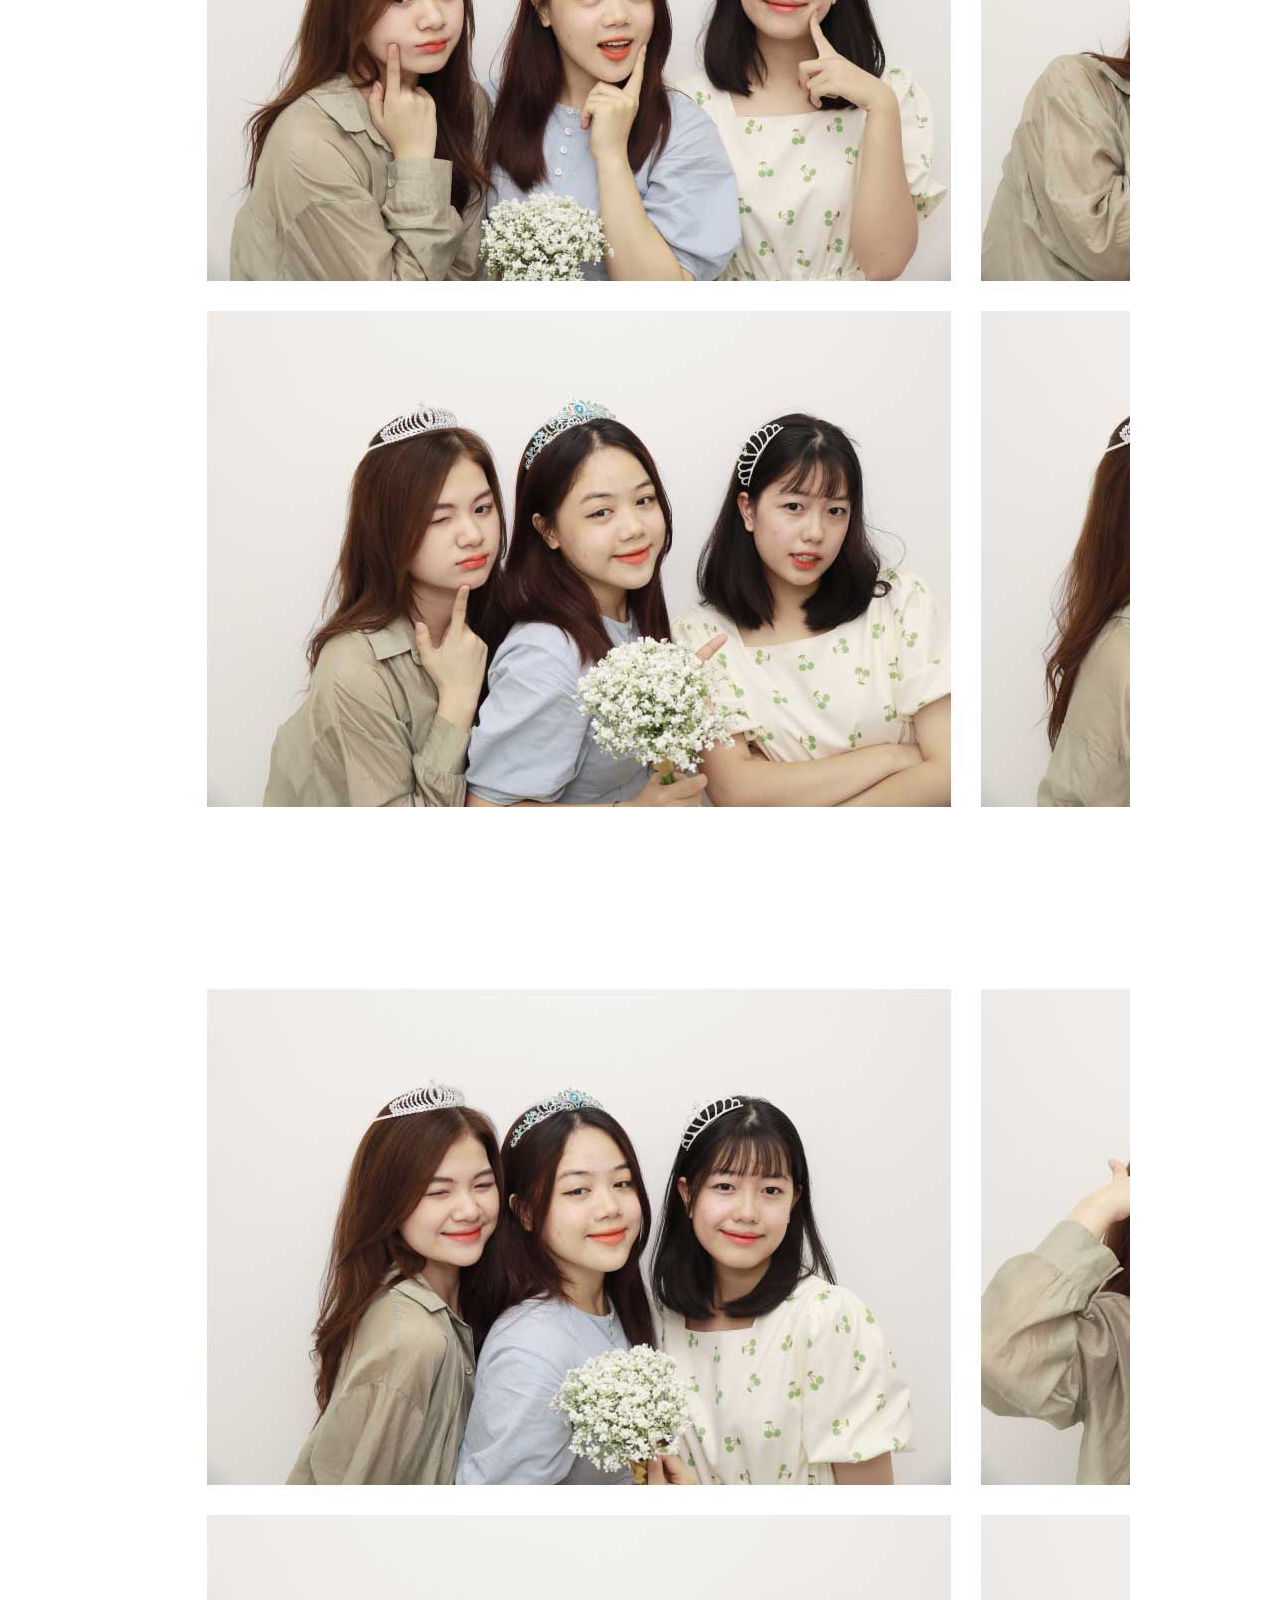
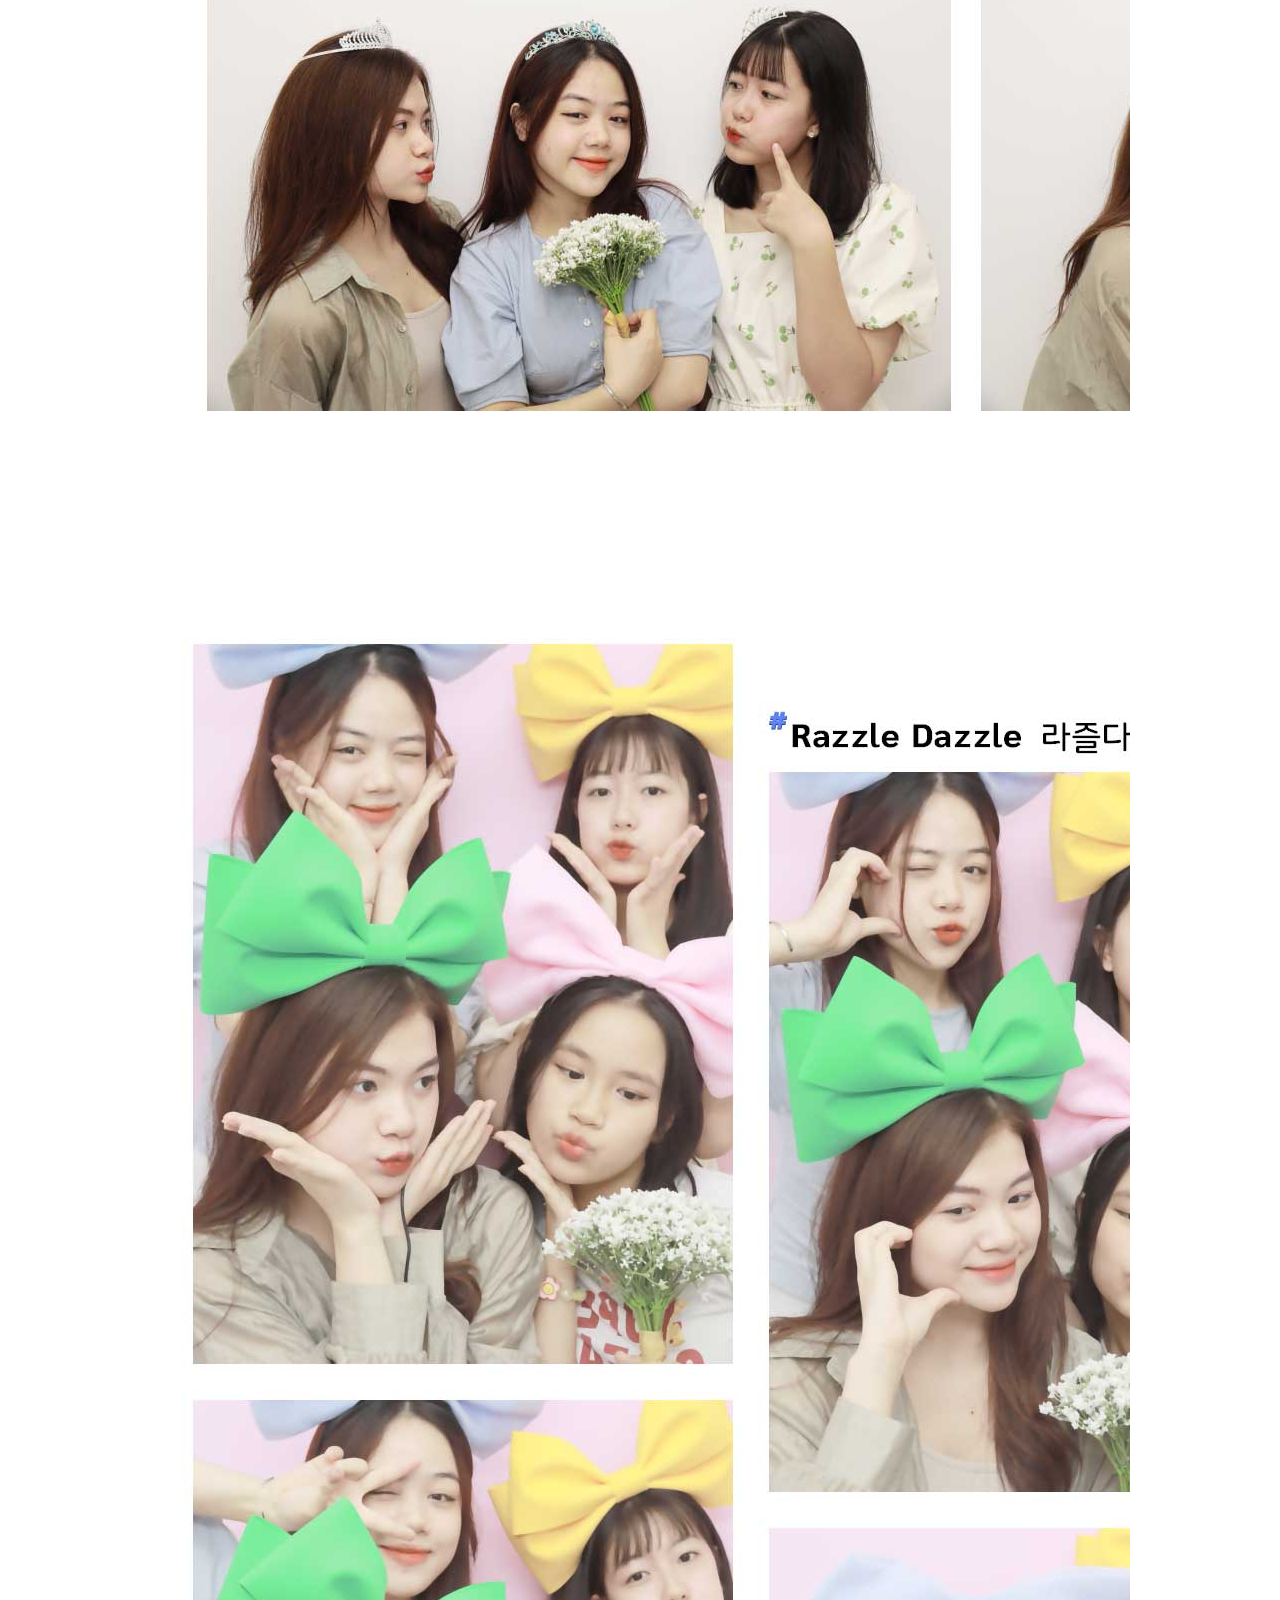
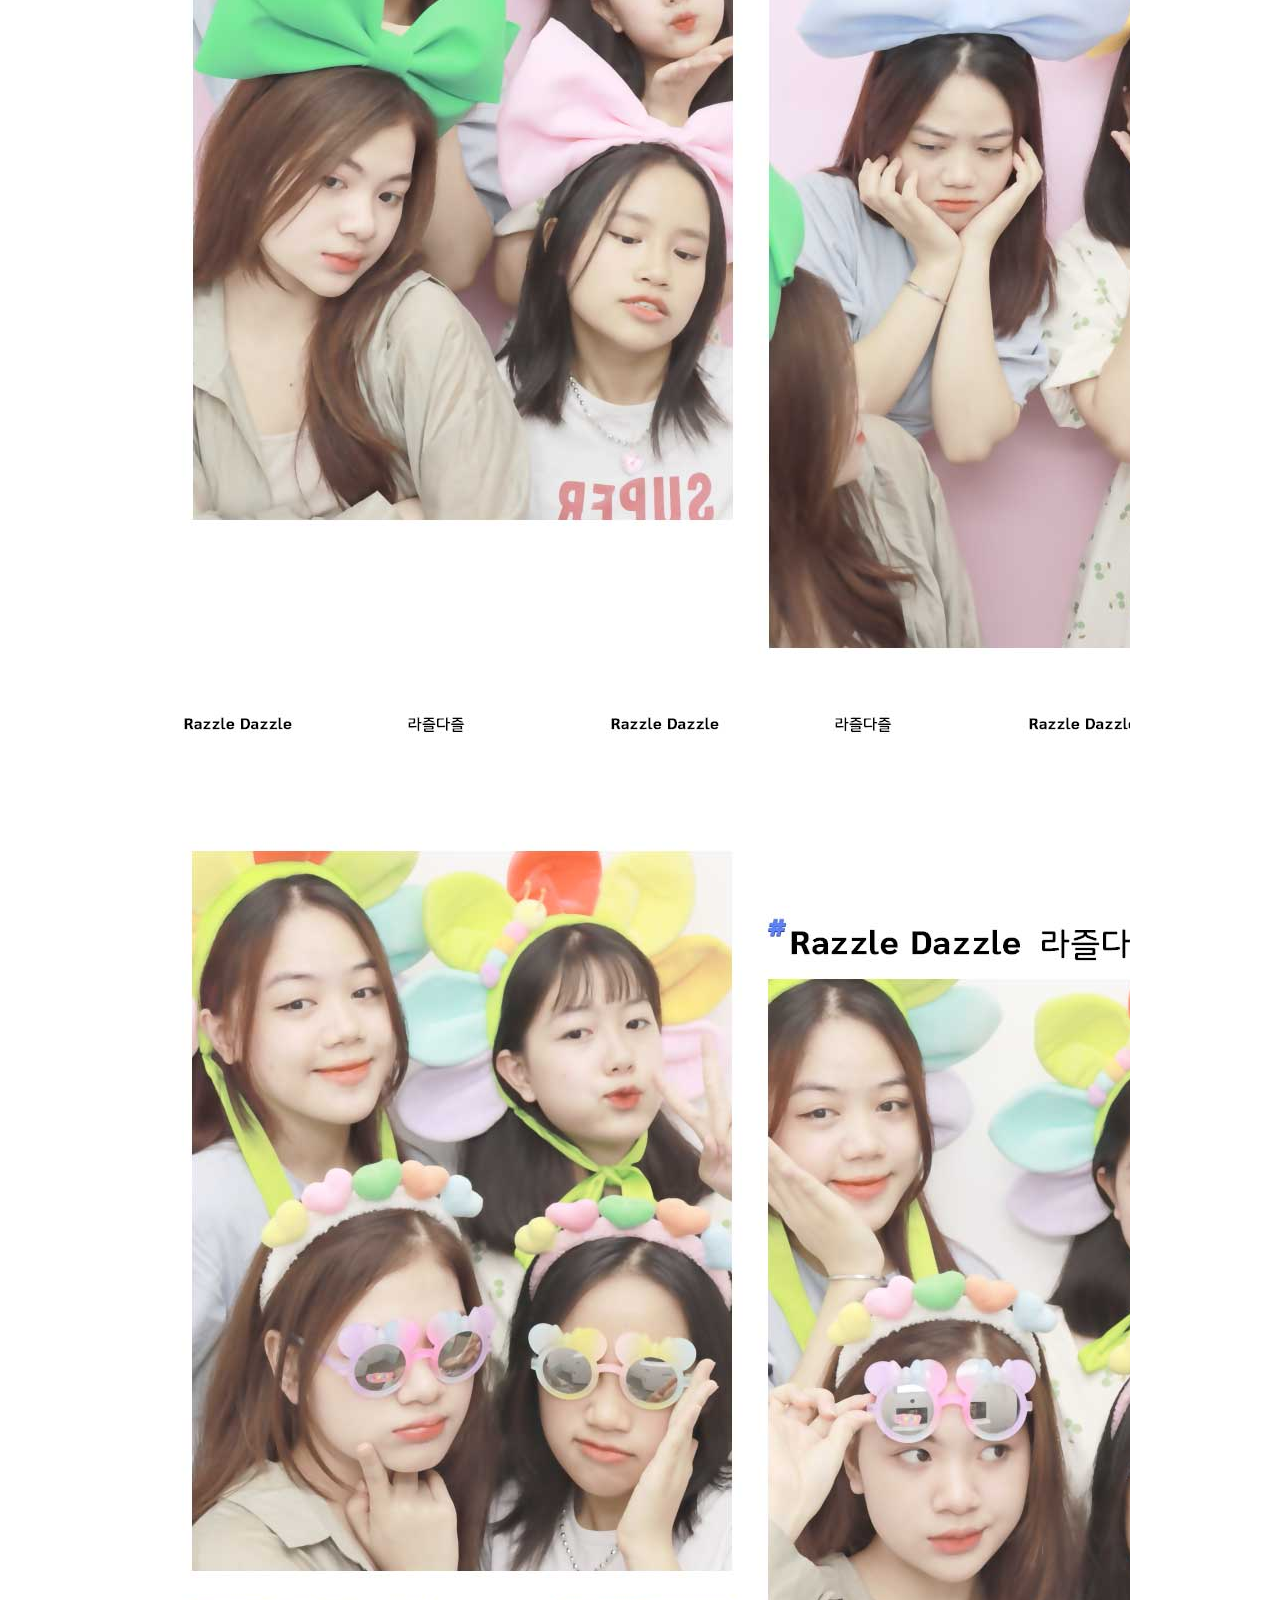
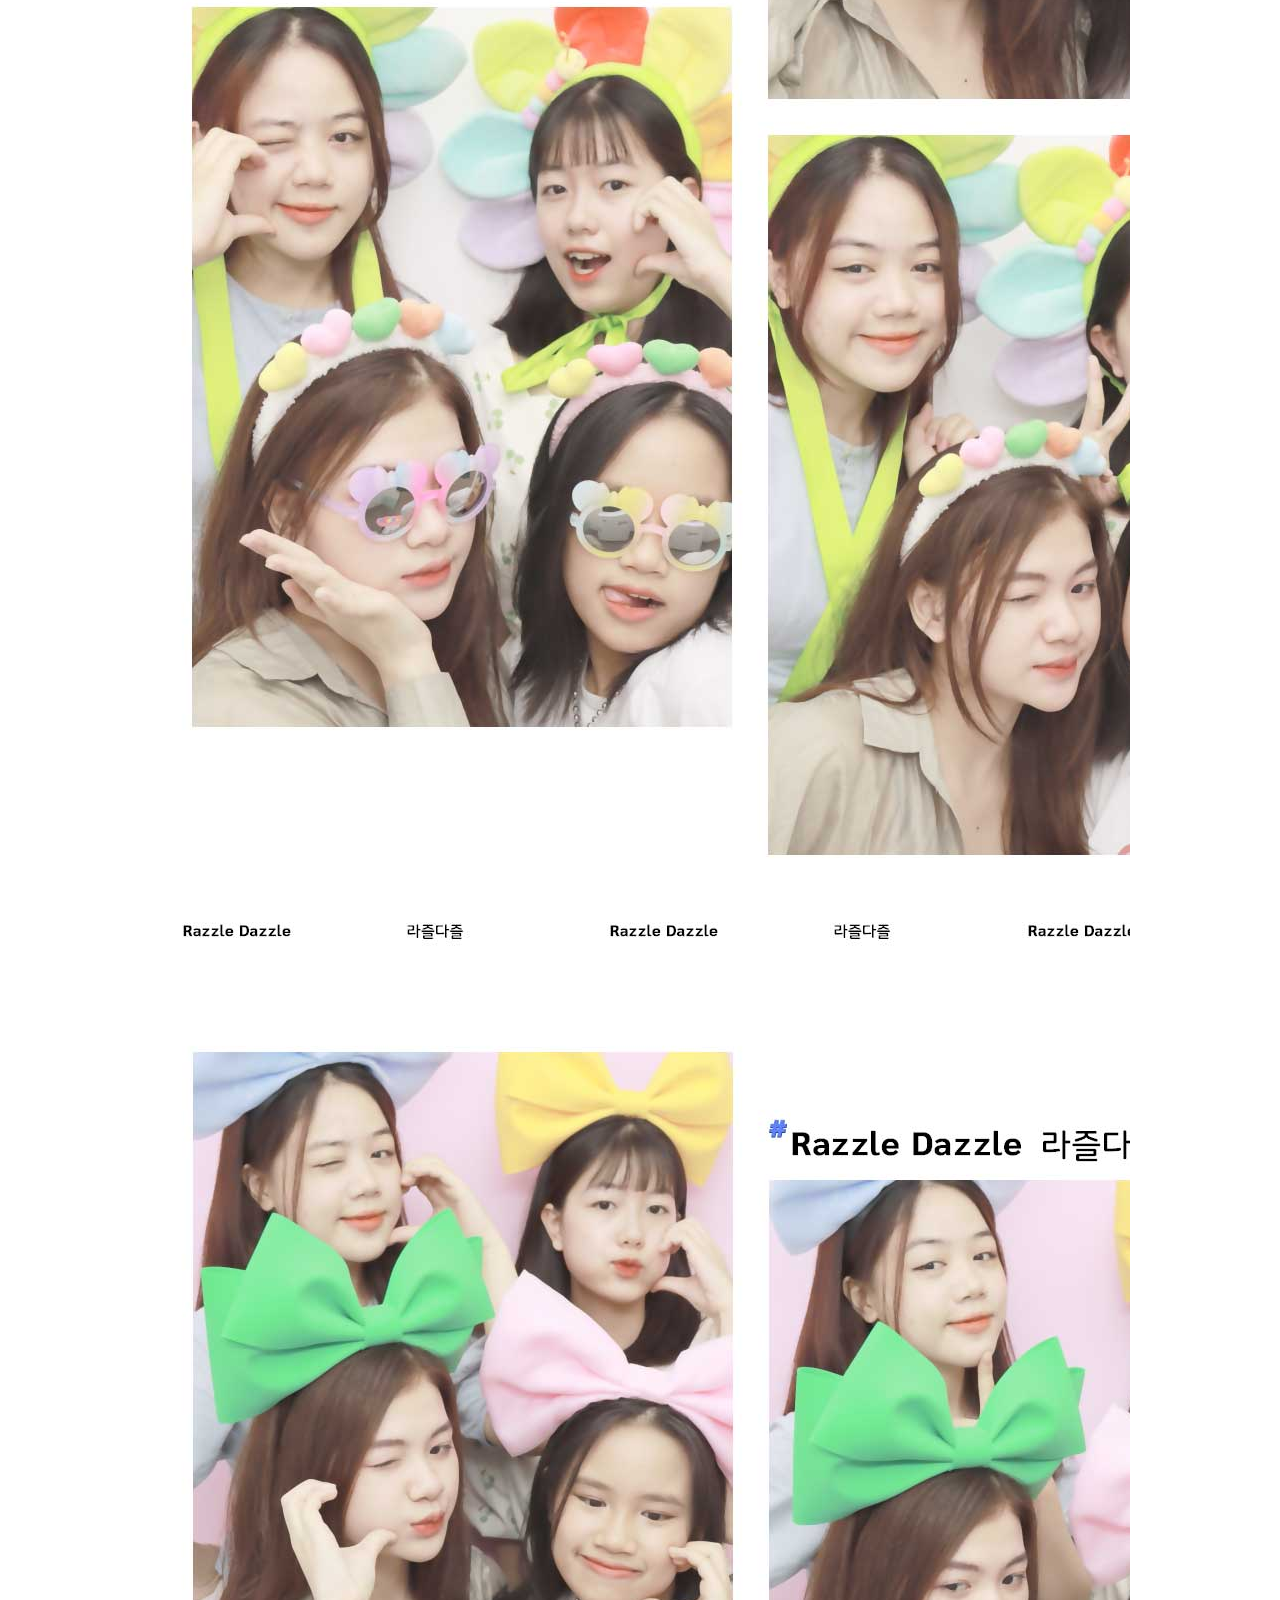
<file: gall_v.html>
<!DOCTYPE html>
<html lang="vi">

<head>
  <meta charset="UTF-8">
  <meta http-equiv="X-UA-Compatible" content="IE=edge">
  <meta name="viewport" content="width=device-width, target-densitydpi=device-dpi">
  <title>Gallery | Razzle Dazzle</title>

  <meta property="og:title" content="Razzle Dazzle" />
  <meta property="og:url" content="https://razzledazzle.photo" />
  <meta property="og:type" content="website" />
  <meta property="og:image" content="https://razzledazzle.photo/res/img/ogimg.jpg" />
  <meta property="og:title" content="Razzle Dazzle" />
  <meta property="og:description" content="Razzle Dazzlelà một studio ảnh tự chụp cung cấp chất lượng cao nhất và dịch vụ tốt nhất." />
  <meta name="keyword" content="self photo, vietnam, korea, premium, Razzle dazzle" />

  <!-- script -->
  <script src="./res/js/jquery.min.js"></script>
  <!-- <script src="./res/js/dnWaterfall.js"></script> -->
  <script src="./res/js/pubui.js"></script>

  <!-- css -->
  <link href="./res/css/style.css" rel="stylesheet">
</head>

<body>

  <!-- s : header ========== ========== -->
  <header class="gnb">
    <div class="area-conts">
      <a href="./index.html" class="logo"><img src="./res/img/img_logo.png"
          alt="Razzle Dazzle PREMIUM SELF PHOTO STUDIO"></a>

      <button class="btn-callnav">Menu</button>

      <div class="menu">
        <nav>
          <a href="./index_v.html">Brand</a>
          <a href="./gall_v.html" class="active">Gallery </a>
          <a href="./contact_v.html">liên kết </a>
        </nav>

        <div class="selectLan">
          <button id="toggleSltLan">Language</button>
          <div class="toggleWrap">
            <a href="./gall.html">한국어</a>
            <a href="">tiếng Việt</a>
          </div>
        </div>
      </div>
    </div>
  </header>
  <!-- e : header ========== ========== -->

  <!-- s : contents ========== ========== -->
  <main>

    <!-- s : Gallery -->
    <section class="area-gallery">
      <div class="area-conts">
        <div class="area-info">
          <div class="tit-main">
            <h2>Gallery</h2>
          </div>
          <p>
            Kiểm tra các khung khác nhau được cung cấp bởi Razzle Dazzle<br>
            Khung hình được cập nhật thường xuyên.
          </p>
        </div>

        <div class="dnWaterfall">
          <div class="grid-item"><img class="img" src="./res/img/gall/img-001.jpg"></div>
          <div class="grid-item"><img class="img" src="./res/img/gall/img-002.jpg"></div>
          <div class="grid-item"><img class="img" src="./res/img/gall/img-003.jpg"></div>
          <div class="grid-item"><img class="img" src="./res/img/gall/img-004.jpg"></div>
          <div class="grid-item"><img class="img" src="./res/img/gall/img-005.jpg"></div>
          <div class="grid-item"><img class="img" src="./res/img/gall/img-006.jpg"></div>
          <div class="grid-item"><img class="img" src="./res/img/gall/img-007.jpg"></div>
          <div class="grid-item"><img class="img" src="./res/img/gall/img-008.jpg"></div>
          <div class="grid-item"><img class="img" src="./res/img/gall/img-009.jpg"></div>
          <div class="grid-item"><img class="img" src="./res/img/gall/img-010.jpg"></div>
          <div class="grid-item"><img class="img" src="./res/img/gall/img-011.jpg"></div>
          <div class="grid-item"><img class="img" src="./res/img/gall/img-012.jpg"></div>
          <div class="grid-item"><img class="img" src="./res/img/gall/img-013.jpg"></div>
        </div>
      </div>
    </section>
    <!-- e : Gallery -->

  </main>
  <!-- e : contents ========== ========== -->

</body>

<script>
  //$('#waterfall').dnWaterfall();

  /*!
 * imagesLoaded PACKAGED v5.0.0
 * JavaScript is all like "You images are done yet or what?"
 * MIT License
 */
  !function (t, e) { "object" == typeof module && module.exports ? module.exports = e() : t.EvEmitter = e() }("undefined" != typeof window ? window : this, (function () { function t() { } let e = t.prototype; return e.on = function (t, e) { if (!t || !e) return this; let i = this._events = this._events || {}, s = i[t] = i[t] || []; return s.includes(e) || s.push(e), this }, e.once = function (t, e) { if (!t || !e) return this; this.on(t, e); let i = this._onceEvents = this._onceEvents || {}; return (i[t] = i[t] || {})[e] = !0, this }, e.off = function (t, e) { let i = this._events && this._events[t]; if (!i || !i.length) return this; let s = i.indexOf(e); return -1 != s && i.splice(s, 1), this }, e.emitEvent = function (t, e) { let i = this._events && this._events[t]; if (!i || !i.length) return this; i = i.slice(0), e = e || []; let s = this._onceEvents && this._onceEvents[t]; for (let n of i) { s && s[n] && (this.off(t, n), delete s[n]), n.apply(this, e) } return this }, e.allOff = function () { return delete this._events, delete this._onceEvents, this }, t })),
    /*!
     * imagesLoaded v5.0.0
     * JavaScript is all like "You images are done yet or what?"
     * MIT License
     */
    function (t, e) { "object" == typeof module && module.exports ? module.exports = e(t, require("ev-emitter")) : t.imagesLoaded = e(t, t.EvEmitter) }("undefined" != typeof window ? window : this, (function (t, e) { let i = t.jQuery, s = t.console; function n(t, e, o) { if (!(this instanceof n)) return new n(t, e, o); let r = t; var h; ("string" == typeof t && (r = document.querySelectorAll(t)), r) ? (this.elements = (h = r, Array.isArray(h) ? h : "object" == typeof h && "number" == typeof h.length ? [...h] : [h]), this.options = {}, "function" == typeof e ? o = e : Object.assign(this.options, e), o && this.on("always", o), this.getImages(), i && (this.jqDeferred = new i.Deferred), setTimeout(this.check.bind(this))) : s.error(`Bad element for imagesLoaded ${r || t}`) } n.prototype = Object.create(e.prototype), n.prototype.getImages = function () { this.images = [], this.elements.forEach(this.addElementImages, this) }; const o = [1, 9, 11]; n.prototype.addElementImages = function (t) { "IMG" === t.nodeName && this.addImage(t), !0 === this.options.background && this.addElementBackgroundImages(t); let { nodeType: e } = t; if (!e || !o.includes(e)) return; let i = t.querySelectorAll("img"); for (let t of i) this.addImage(t); if ("string" == typeof this.options.background) { let e = t.querySelectorAll(this.options.background); for (let t of e) this.addElementBackgroundImages(t) } }; const r = /url\((['"])?(.*?)\1\)/gi; function h(t) { this.img = t } function d(t, e) { this.url = t, this.element = e, this.img = new Image } return n.prototype.addElementBackgroundImages = function (t) { let e = getComputedStyle(t); if (!e) return; let i = r.exec(e.backgroundImage); for (; null !== i;) { let s = i && i[2]; s && this.addBackground(s, t), i = r.exec(e.backgroundImage) } }, n.prototype.addImage = function (t) { let e = new h(t); this.images.push(e) }, n.prototype.addBackground = function (t, e) { let i = new d(t, e); this.images.push(i) }, n.prototype.check = function () { if (this.progressedCount = 0, this.hasAnyBroken = !1, !this.images.length) return void this.complete(); let t = (t, e, i) => { setTimeout((() => { this.progress(t, e, i) })) }; this.images.forEach((function (e) { e.once("progress", t), e.check() })) }, n.prototype.progress = function (t, e, i) { this.progressedCount++, this.hasAnyBroken = this.hasAnyBroken || !t.isLoaded, this.emitEvent("progress", [this, t, e]), this.jqDeferred && this.jqDeferred.notify && this.jqDeferred.notify(this, t), this.progressedCount === this.images.length && this.complete(), this.options.debug && s && s.log(`progress: ${i}`, t, e) }, n.prototype.complete = function () { let t = this.hasAnyBroken ? "fail" : "done"; if (this.isComplete = !0, this.emitEvent(t, [this]), this.emitEvent("always", [this]), this.jqDeferred) { let t = this.hasAnyBroken ? "reject" : "resolve"; this.jqDeferred[t](this) } }, h.prototype = Object.create(e.prototype), h.prototype.check = function () { this.getIsImageComplete() ? this.confirm(0 !== this.img.naturalWidth, "naturalWidth") : (this.proxyImage = new Image, this.img.crossOrigin && (this.proxyImage.crossOrigin = this.img.crossOrigin), this.proxyImage.addEventListener("load", this), this.proxyImage.addEventListener("error", this), this.img.addEventListener("load", this), this.img.addEventListener("error", this), this.proxyImage.src = this.img.currentSrc || this.img.src) }, h.prototype.getIsImageComplete = function () { return this.img.complete && this.img.naturalWidth }, h.prototype.confirm = function (t, e) { this.isLoaded = t; let { parentNode: i } = this.img, s = "PICTURE" === i.nodeName ? i : this.img; this.emitEvent("progress", [this, s, e]) }, h.prototype.handleEvent = function (t) { let e = "on" + t.type; this[e] && this[e](t) }, h.prototype.onload = function () { this.confirm(!0, "onload"), this.unbindEvents() }, h.prototype.onerror = function () { this.confirm(!1, "onerror"), this.unbindEvents() }, h.prototype.unbindEvents = function () { this.proxyImage.removeEventListener("load", this), this.proxyImage.removeEventListener("error", this), this.img.removeEventListener("load", this), this.img.removeEventListener("error", this) }, d.prototype = Object.create(h.prototype), d.prototype.check = function () { this.img.addEventListener("load", this), this.img.addEventListener("error", this), this.img.src = this.url, this.getIsImageComplete() && (this.confirm(0 !== this.img.naturalWidth, "naturalWidth"), this.unbindEvents()) }, d.prototype.unbindEvents = function () { this.img.removeEventListener("load", this), this.img.removeEventListener("error", this) }, d.prototype.confirm = function (t, e) { this.isLoaded = t, this.emitEvent("progress", [this, this.element, e]) }, n.makeJQueryPlugin = function (e) { (e = e || t.jQuery) && (i = e, i.fn.imagesLoaded = function (t, e) { return new n(this, t, e).jqDeferred.promise(i(this)) }) }, n.makeJQueryPlugin(), n }));
</script>

<script>
  function resizeGridItems(){
    const items = document.querySelectorAll('.grid-item')
    items.forEach(item=>{
        imagesLoaded(item,(instance)=>{
            const item = instance.elements[0];
            const grid = document.querySelector('.dnWaterfall')
            const rowHeight = parseFloat(window.getComputedStyle(grid).getPropertyValue('grid-auto-rows'))
            const rowGap = parseFloat(window.getComputedStyle(grid).getPropertyValue('grid-row-gap'))
            const rowSpan =  Math.floor((item.querySelector('.img').offsetHeight+rowGap)/(rowHeight+rowGap))
            item.style.gridRowEnd = "span "+ rowSpan;
        })
    })
    const gallery = document.querySelector('.dnWaterfall')
    imagesLoaded(gallery,()=>{
        document.querySelectorAll('.grid-item').forEach(item=> item.style.visibility = 'visible')

        $('.grid-item').off('click').on('click', function(){
          var imgHref = $(this).find('img').attr('src');
          var popHtml = '<div class="popWrap"><div class="popImg" style="background-image:url(' + imgHref + ')"></div></div>'

          $('body').append(popHtml);

          $('.popWrap').off('click').on('click', function(){
            $(this).remove();
          })
        })
    })
}

window.addEventListener('load',resizeGridItems)
window.addEventListener('resize',resizeGridItems)
</script>

</html>
</file>
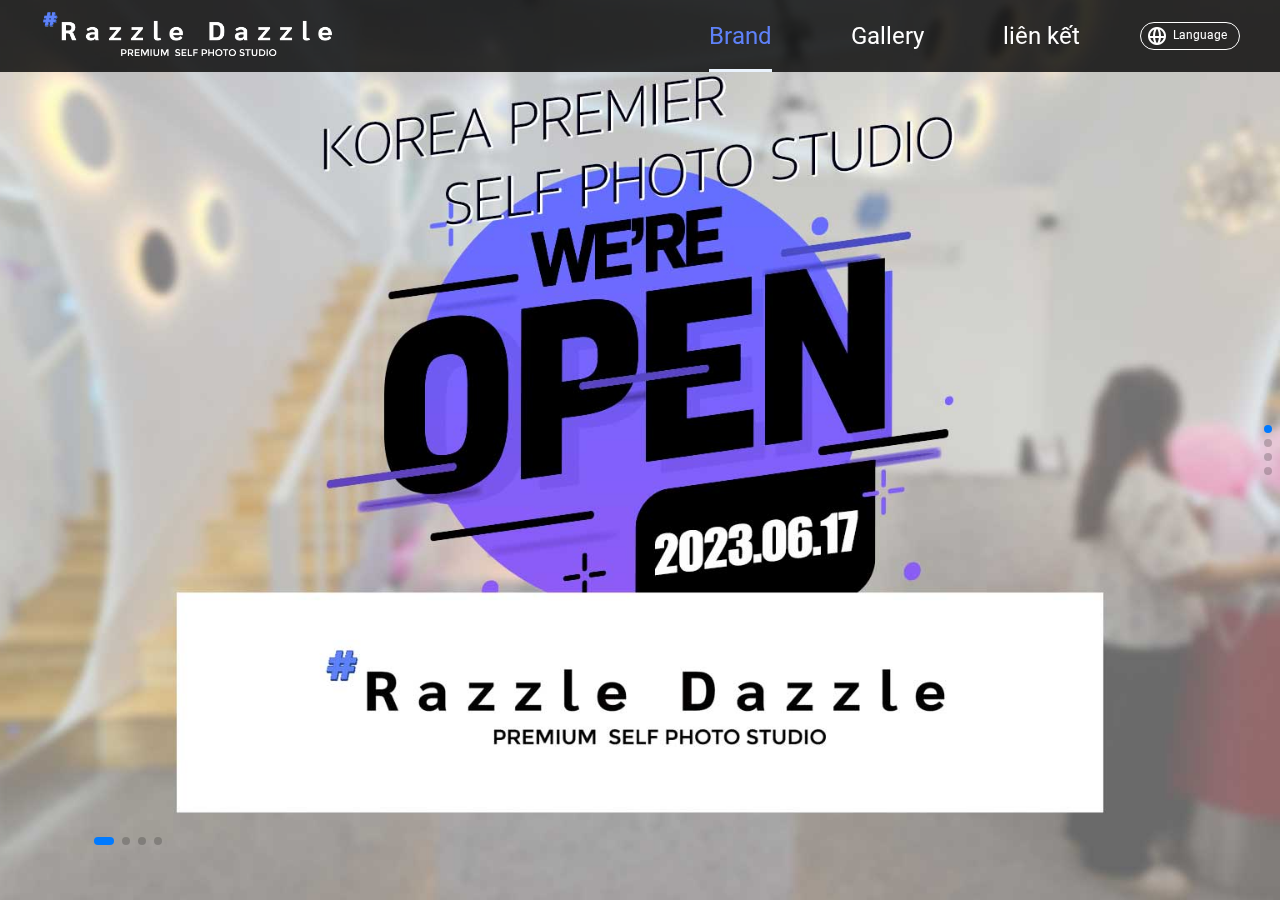
<file: index_v.html>
<!DOCTYPE html>
<html lang="vi">

<head>
  <meta charset="UTF-8">
  <meta http-equiv="X-UA-Compatible" content="IE=edge">
  <meta name="viewport" content="width=device-width, target-densitydpi=device-dpi">
  <title>Brand | Razzle Dazzle</title>

  <meta property="og:title" content="Razzle Dazzle" /> 
  <meta property="og:url" content="https://razzledazzle.photo" />
  <meta property="og:type" content="website" />
  <meta property="og:image" content="https://razzledazzle.photo/res/img/ogimg.jpg" /> 
  <meta property="og:title" content="Razzle Dazzle" /> 
  <meta property="og:description" content="Razzle Dazzlelà một studio ảnh tự chụp cung cấp chất lượng cao nhất và dịch vụ tốt nhất." /> 
  <meta name="keyword" content="self photo, vietnam, korea, premium, Razzle dazzle" />


  <!-- script -->
  <script src="./res/js/jquery.min.js"></script>
  <script src="./res/js/swiper-bundle.min.js"></script>
  <script src="./res/js/pubui.js"></script>

  <!-- css -->
  <link href="./res/css/swiper.js.css" rel="stylesheet">
  <link href="./res/css/style.css" rel="stylesheet">
</head>

<body>

  <!-- s : header ========== ========== -->
  <header class="gnb">
    <div class="area-conts">
      <a href="./index.html" class="logo"><img src="./res/img/img_logo.png"
          alt="Razzle Dazzle PREMIUM SELF PHOTO STUDIO"></a>

      <button class="btn-callnav">Menu</button>

      <div class="menu">
        <nav>
          <a href="./index_v.html" class="active">Brand</a>
          <a href="./gall_v.html">Gallery </a>
          <a href="./contact_v.html">liên kết </a>
        </nav>

        <div class="selectLan">
          <button id="toggleSltLan">Language</button>
          <div class="toggleWrap">
            <a href="./index.html">한국어</a>
            <a href="">tiếng Việt</a>
          </div>
        </div>
      </div>
    </div>
  </header>
  <!-- e : header ========== ========== -->

  <!-- s : contents ========== ========== -->
  <main>
    <div class="swiper swiper-h" id="mainSwiper">
      <div class="swiper-wrapper">
        <!-- s : main visual ---------- -->
        <div class="swiper-slide">
          <section class="area-mainvisual">

            <div id="mainVisualSlide" class="swiper">
              <div class="swiper-wrapper">

                
                <div class="swiper-slide" style="background-image: url('./res/img/main-slide-02.jpg');"></div>

                <div class="swiper-slide" style="background-image: url('./res/img/main-slide-01.jpg');">
                  <div class="conts">
                    <p>
                      <strong>Razzle Dazzle</strong>에서 제공하는<br>
                      다양한 프레임을 확인 해 보세요
                    </p>
                    <a href="./gall.html" class="btn-go">Gallery</a>
                  </div>
                </div>
                
                <div class="swiper-slide" style="background-image: url('./res/img/main-slide-02.jpg');"></div>

                <div class="swiper-slide" style="background-image: url('./res/img/main-slide-03.jpg');">
                  <div class="conts">
                    <p>
                      <strong>Razzle Dazzle</strong>과 함께<br>
                      프리미엄 서비스를 제공 하세요
                    </p>
                    <a href="./contact.html" class="btn-go">Contact</a>
                  </div>
                </div>
                
              </div>
              <div class="swiper-pagination-top"></div>
            </div>
          </section>
        </div>
        <!-- e : main visual ---------- -->

        <!-- s : Introduction ---------- -->
        <div class="swiper-slide">
          <section class="area-intro">
            <div class="area-conts">
              <div class="area-info">
                <div class="tit-main">
                  <h2>Introduction</h2>
                </div>
                <p>
                <strong>Razzle Dazzle</strong> là chất lượng cao nhất và<br>
                Đây là một studio ảnh tự chụp cung cấp dịch vụ tốt nhất.
              </p>

              <p>
                Với bạn bè, người yêu và gia đình<br>
                Cuộc sống hàng ngày vui vẻ và thú vị được ghi lại trong ảnh.
              </p>

              <p>
                Bây giờ là thời đại của phí bảo hiểm.<br>
                Tạo nên những kỷ niệm vui vẻ tại studio ảnh cao cấp <strong>Razzle Dazzle</strong>.
              </p>
              </div>
            </div>
          </section>
        </div>
        <!-- e : Introduction ---------- -->

        <!-- s : Company Introduction ---------- -->
        <div class="swiper-slide">
          <section class="area-company">
            <div class="area-conts">
              <div class="area-info">
                <div class="tit-main">
                  <h2>Company Introduction</h2>
                </div>

                <img src="./res/img/img_index_section2.png" alt="">
                <p>
                  Razzle Dazzle dành cho các chuyên gia nhiếp ảnh,<br>
                  chuyên gia CNTT và chuyên gia vận hành dịch vụ.<br>
                  Kinh nghiệm nhiều năm vận hành Self Photo Studio tại thị trường Hàn Quốc<br>
                  Một khởi đầu mới dựa trên bí quyết của công nghệ nhiếp ảnh<br>
                  Chúng tôi là một công ty chuyên về các studio tự chụp chất lượng cao.
                </p>
              </div>
            </div>
          </section>
        </div>
        <!-- e : Company Introduction ---------- -->

        <!-- s : RAZZLE DAZZLE CO. LTD. ---------- -->
        <div class="swiper-slide">
          <section class="area-information">
            <div class="area-conts">
              <div class="tit-main">
                <h2>RAZZLE DAZZLE CO. LTD.</h2>
              </div>
              <dl class="list-info">
                <div>
                <dt>E-mail</dt>
                <dd>photorazzle@gamil.com</dd>
              </div>
              <div>
                <dt>Tel</dt>
                <dd>+84 038-356-1760</dd>
              </div>
              <div>
                <dt>Office</dt>
                <dd>
                  No. 83, Xuan Thuy street, Group 14, DichVong Hau ward,<br>
                  Cau Giay district, Hanoi, Vietnam
                </dd>
              </div>
              </dl>
            </div>

            <iframe src="https://www.google.com/maps/embed?pb=!1m14!1m8!1m3!1d465.48865167462606!2d105.7874194!3d21.0363183!3m2!1i1024!2i768!4f13.1!3m3!1m2!1s0x3135aba8aa30a3e7%3A0xa122ef05f48a304!2sRazzle%20Dazzle%20premium%20self%20photo%20studio!5e0!3m2!1sko!2skr!4v1688465707384!5m2!1sko!2skr" style="border:0;" allowfullscreen="" loading="lazy" referrerpolicy="no-referrer-when-downgrade"></iframe>
          </section>
        </div>
        <!-- e : RAZZLE DAZZLE CO. LTD. ---------- -->
      </div>
      <div class="swiper-pagination"></div>
    </div>
  </main>
  <!-- e : contents ========== ========== -->

</body>


<script>


  // 메인화면 세로 한칸씩 슬라이드
  var swiperV = new Swiper("#mainSwiper", {
    spaceBetween: 0,
    direction: "vertical",
    slidesPerView: 1,
    mousewheel: true,
    pagination: {
      el: ".swiper-pagination",
      clickable: true,
    },
  });

  // 메인화면 상단 비주얼 슬라이드
  var swiperTop = new Swiper("#mainVisualSlide", {
    spaceBetween: 0,
    autoplay: {
      delay: 5000,
      disableOnInteraction: false,
    },
    loop: true,
    pagination: {
      el: ".swiper-pagination-top",
      clickable: true,
    },
  });
  const enableSwiper = function() {
    swiperV = new Swiper("#mainSwiper", {
    spaceBetween: 0,
    direction: "vertical",
    slidesPerView: 1,
    mousewheel: true,
    pagination: {
      el: ".swiper-pagination",
      clickable: true,
    },
  });
};

  // 모바일에서 전체 세로한칸씩 슬라이드 헤제 
  const breakpoint = window.matchMedia( '(max-width:640px)' );
  const breakpointChecker = function() {
   if ( breakpoint.matches === true ) {
      if ( swiperV !== undefined ) swiperV.destroy( true, true );
      return;
   } else if ( breakpoint.matches === false ) {
      return enableSwiper();
   }
};

  breakpoint.addListener(breakpointChecker);
  breakpointChecker();
</script>


</html>
</file>
<file: res/css/style.css>
@charset "UTF-8";
html {
  line-height: 1.15; /* 1 */
  -webkit-text-size-adjust: 100%; /* 2 */
}

* {
  margin: 0;
  padding: 0;
  box-sizing: border-box;
}

h1 {
  font-size: 2em;
  margin: 0.67em 0;
}

hr {
  box-sizing: content-box; /* 1 */
  height: 0; /* 1 */
  overflow: visible; /* 2 */
}

pre {
  font-family: monospace, monospace; /* 1 */
  font-size: 1em; /* 2 */
}

a {
  color: #666;
  text-decoration: none;
}

ul {
  list-style: none;
}

h1,
h2,
h3,
h4,
h5,
h6,
strong {
  margin: 0;
  font-weight: normal;
}

em {
  font-style: none;
}

header,
main,
section {
  display: block;
}

abbr[title] {
  border-bottom: none; /* 1 */
  text-decoration: underline; /* 2 */
  -webkit-text-decoration: underline dotted;
          text-decoration: underline dotted; /* 2 */
}

b,
strong {
  color: #000;
  font-weight: bold;
}

code,
kbd,
samp {
  font-family: monospace, monospace; /* 1 */
  font-size: 1em; /* 2 */
}

small {
  font-size: 80%;
}

sub,
sup {
  font-size: 75%;
  line-height: 0;
  position: relative;
  vertical-align: baseline;
}

sub {
  bottom: -0.25em;
}

sup {
  top: -0.5em;
}

img {
  border-style: none;
}

button,
input,
optgroup,
select,
textarea {
  font-family: inherit; /* 1 */
  font-size: 100%; /* 1 */
  line-height: 1.15; /* 1 */
  margin: 0; /* 2 */
}

button,
input {
  /* 1 */
  overflow: visible;
}

button,
select {
  /* 1 */
  text-transform: none;
}

button::-moz-focus-inner,
[type=button]::-moz-focus-inner,
[type=reset]::-moz-focus-inner,
[type=submit]::-moz-focus-inner {
  border-style: none;
  padding: 0;
}

button:-moz-focusring,
[type=button]:-moz-focusring,
[type=reset]:-moz-focusring,
[type=submit]:-moz-focusring {
  outline: 1px dotted ButtonText;
}

fieldset {
  padding: 0.35em 0.75em 0.625em;
}

legend {
  box-sizing: border-box; /* 1 */
  color: inherit; /* 2 */
  display: table; /* 1 */
  max-width: 100%; /* 1 */
  padding: 0; /* 3 */
  white-space: normal; /* 1 */
}

progress {
  vertical-align: baseline;
}

textarea {
  overflow: auto;
}

[type=checkbox],
[type=radio] {
  box-sizing: border-box; /* 1 */
  padding: 0; /* 2 */
}

[type=number]::-webkit-inner-spin-button,
[type=number]::-webkit-outer-spin-button {
  height: auto;
}

details {
  display: block;
}

summary {
  display: list-item;
}

template {
  display: none;
}

[hidden] {
  display: none;
}

/* font-face */
@font-face {
  font-family: "default";
  font-weight: normal;
  src: local("※"), url("../font/Roboto-Regular.woff2") format("woff2"), url("../font/Roboto-Regular.woff") format("woff");
}
@font-face {
  font-family: "default-B";
  font-weight: normal;
  src: local("※"), url("../font/Roboto-Bold.woff2") format("woff2"), url("../font/Roboto-Bold.woff") format("woff");
}
html,
body {
  position: relative;
  display: block;
  width: 100vw;
  font-size: 12px;
  font-family: "default";
  color: #333;
}

body {
  touch-action: pan-x pan-y;
}

h1,
h2,
h3,
h4,
h5 {
  font-weight: normal;
}

.tit-main {
  margin-bottom: 6rem;
}
.tit-main .desc {
  display: block;
  color: #5F82F9;
  font-size: 2.4rem;
  font-family: "default-B";
}
.tit-main h2 {
  display: inline-block;
  position: relative;
  padding-bottom: 1rem;
  color: #5F82F9;
  font-family: "default";
  font-size: 2rem;
  line-height: 2rem;
}
.tit-main h2::before {
  content: "";
  display: block;
  position: absolute;
  bottom: 0;
  left: calc(50% - 0.5rem);
  width: 1rem;
  height: 0.3rem;
  background: #5F82F9;
}

.tit-info {
  font-size: 6.5rem;
  font-family: "default-B";
}

.area-conts {
  display: block;
  max-width: 1200px;
  margin: 0 auto;
  padding: 12rem 0 8rem;
}
.area-conts ul {
  display: flex;
  justify-content: space-between;
  position: relative;
}
.area-conts ul li {
  position: relative;
  text-align: center;
  box-sizing: border-box;
}
.area-conts ul li::before {
  content: "";
  display: block;
  position: absolute;
  background: url("../img/img_list.png") no-repeat;
  background-size: auto 410px;
}
.area-conts ul li h3 {
  position: relative;
  color: #000;
  font-size: 1.6rem;
  font-family: "default-B";
  font-weight: normal;
  z-index: 5;
}
.area-conts ul li p {
  position: relative;
  color: #666;
  font-size: 1.3rem;
  line-height: 1.6rem;
  letter-spacing: -0.05em;
  z-index: 5;
}

.area-info p,
.area-info address {
  font-size: 1.5rem;
  line-height: 2.5rem;
  font-style: normal;
}
.area-info p + p,
.area-info address + p {
  margin-top: 2rem;
}
.area-info p strong,
.area-info address strong {
  color: #000;
  font-weight: normal;
  font-family: "default-B";
}

header.gnb {
  display: block;
  position: fixed;
  top: 0;
  left: 0;
  width: 100vw;
  height: 6rem;
  background: rgba(0, 0, 0, 0.8);
  z-index: 100;
}
header.gnb .area-conts {
  display: flex;
  justify-content: space-between;
  align-items: center;
  position: relative;
  height: 6rem;
  padding: 0;
}
header.gnb .area-conts h1 img {
  display: block;
}
header.gnb .area-conts .menu {
  display: flex;
  align-items: center;
  gap: 40px;
}
header.gnb .area-conts .btn-callnav {
  display: none;
}
header.gnb .area-conts .selectLan {
  position: relative;
}
header.gnb .area-conts .selectLan button {
  padding: 6px 12px 6px 32px;
  border: 1px solid #fff;
  border-radius: 20px;
  background: transparent url(../img/ico-lang.png) no-repeat;
  background-position: 6px center;
  background-size: 20px;
  color: #fff;
}
header.gnb .area-conts .selectLan .toggleWrap {
  display: none;
}
header.gnb .area-conts .selectLan .toggleWrap.active {
  display: block;
  position: absolute;
  top: 30px;
  left: 0;
  width: 100%;
  padding: 20px;
  background: #fff;
  box-sizing: border-box;
  box-shadow: 0 4px 6px rgba(0, 0, 0, 0.3);
}
header.gnb .area-conts .selectLan .toggleWrap a {
  display: block;
  padding: 5px 0;
  color: #5F82F9;
}
header.gnb .area-conts nav {
  display: block;
  height: 100%;
}
header.gnb .area-conts nav a {
  display: inline-block;
  position: relative;
  height: 100%;
  padding: 20px;
  color: #fff;
  font-size: 2rem;
  line-height: calc(6rem - 40px);
  box-sizing: border-box;
}
header.gnb .area-conts nav a + a {
  margin: 0 0 0 3rem;
}
header.gnb .area-conts nav a:hover, header.gnb .area-conts nav a:focus {
  color: #EAF3FD;
}
header.gnb .area-conts nav a.active {
  color: #5F82F9;
}
header.gnb .area-conts nav a.active::before {
  content: "";
  display: block;
  position: absolute;
  right: 20px;
  bottom: 0;
  left: 20px;
  height: 3px;
  background: #EAF3FD;
}

.area-mainvisual {
  height: 100vh;
  background-size: cover;
  overflow: hidden;
}
.area-mainvisual .area-conts {
  padding: 18rem 0 0;
  color: #fff;
  text-align: left;
}
.area-mainvisual .swiper-pagination-top {
  position: absolute;
  bottom: 50px;
  left: 50%;
  width: 100%;
  max-width: 1100px;
  text-align: left;
  z-index: 10;
  transform: translateX(-50%);
}
.area-mainvisual .swiper-pagination-top .swiper-pagination-bullet.swiper-pagination-bullet-active {
  width: 20px;
  border-radius: 10px;
}
.area-mainvisual .swiper-slide {
  background-repeat: no-repeat;
  background-position: center;
  background-size: cover;
  justify-content: left;
}
.area-mainvisual .swiper-slide .conts {
  display: block;
  width: 100%;
  max-width: 1100px;
  text-align: left;
  margin: 0 auto;
  padding: 30px;
}
.area-mainvisual .swiper-slide .conts p {
  font-size: 1.6rem;
  line-height: 2.6rem;
}
.area-mainvisual .btn-go {
  display: inline-block;
  position: relative;
  color: #5F82F9;
  font-weight: bold;
  margin-top: 40px;
  padding: 4px 20px 4px 4px;
  text-align: left;
}
.area-mainvisual .btn-go:hover {
  text-decoration: underline;
}
.area-mainvisual .btn-go::before, .area-mainvisual .btn-go::after {
  content: "";
  display: block;
  position: absolute;
  width: 2px;
  height: 9px;
  background: #5F82F9;
  right: 0;
}
.area-mainvisual .btn-go::before {
  top: 12px;
  transform: rotate(45deg);
}
.area-mainvisual .btn-go::after {
  top: 6px;
  transform: rotate(-45deg);
}

.area-intro {
  background: url(../img/img_index_section1.jpg) no-repeat;
  background-position: left bottom;
}
.area-intro .area-conts {
  width: 100vw;
  height: 100vh;
}
.area-intro .area-conts .area-info {
  position: absolute;
  top: 50%;
  right: 0;
  transform: translateY(-50%);
  width: 50vw;
  text-align: center;
}

.area-company {
  display: flex;
  align-items: center;
  width: 100%;
  height: 100%;
  background: url(../img/bg_index_section2.jpg) no-repeat;
  background-position: center;
  background-size: cover;
}
.area-company .area-info {
  display: block;
  position: relative;
  width: 800px;
  height: 800px;
  padding: 240px 0 0;
  background: url(../img/round.svg) no-repeat center;
  background-size: contain;
  box-sizing: border-box;
}
.area-company .area-info::before, .area-company .area-info::after {
  content: "";
  display: block;
  position: absolute;
  top: -10%;
  left: -10%;
  width: 120%;
  height: 120%;
  -webkit-animation: roundbg 15s infinite;
          animation: roundbg 15s infinite;
}
.area-company .area-info::before {
  background: url(../img/round01.svg) no-repeat center;
  background-size: 100%;
  -webkit-animation-delay: 5s;
          animation-delay: 5s;
}
.area-company .area-info::after {
  background: url(../img/round02.svg) no-repeat center;
  background-size: 100%;
}
@-webkit-keyframes roundbg {
  0% {
    transform: rotate(0deg);
  }
  100% {
    transform: rotate(360deg);
  }
}
@keyframes roundbg {
  0% {
    transform: rotate(0deg);
  }
  100% {
    transform: rotate(360deg);
  }
}
.area-company .area-info img {
  display: block;
  max-width: 100%;
  margin: 1rem auto 4rem;
}

.area-information {
  display: flex;
  justify-content: space-between;
  align-items: center;
}
.area-information .tit-main {
  text-align: left;
}
.area-information .list-info {
  text-align: left;
}
.area-information .list-info dt {
  margin: 2rem 0 0 0;
  color: #5F82F9;
}
.area-information .list-info dd:not(:last-child) {
  margin-bottom: 3rem;
}
.area-information iframe {
  display: block;
  width: 500px;
  height: 500px;
}

.area-gallery {
  text-align: center;
}

.area-qst {
  text-align: center;
}
.area-qst .list-qst {
  display: flex;
  justify-content: space-between;
  flex-wrap: wrap;
  counter-reset: qst;
}
.area-qst .list-qst li {
  list-style: none;
  display: block;
  position: relative;
  width: 33%;
  margin-top: 70px;
}
.area-qst .list-qst li::before {
  content: "";
  display: inline-block;
  width: 240px;
  height: 240px;
  background: url(../img/img-contact.png) no-repeat;
  background-size: auto 240px;
}
.area-qst .list-qst li.img01::before {
  background-position: 0 0;
}
.area-qst .list-qst li.img02::before {
  background-position: -240px 0;
}
.area-qst .list-qst li.img03::before {
  background-position: -480px 0;
}
.area-qst .list-qst li.img04::before {
  background-position: -720px 0;
}
.area-qst .list-qst li.img05::before {
  background-position: -960px 0;
}
.area-qst .list-qst li.img06::before {
  background-position: -1200px 0;
}
.area-qst .list-qst li strong {
  display: block;
  margin: 0.6rem 0;
  color: #5F82F9;
  font-size: 1.4rem;
}
.area-qst .list-qst li strong::before {
  content: counter(qst) ". ";
  counter-increment: qst;
}

.area-contact {
  background: #EAF3FD;
  text-align: center;
}
.area-contact .wrap-form {
  max-width: 800px;
  margin: 7rem auto 0;
  padding: 3rem;
  border: 1px solid #ddd;
  background: #fff;
  box-sizing: border-box;
}
.area-contact .wrap-form::after {
  content: "";
  display: block;
  clear: both;
}
.area-contact .wrap-form .wrap-input {
  display: block;
  position: relative;
  width: 100%;
  margin: 0 0 1.4rem;
  float: left;
  text-align: left;
}
.area-contact .wrap-form .wrap-input.half {
  width: calc(50% - 1rem);
}
.area-contact .wrap-form .wrap-input.half:nth-of-type(2n) {
  margin-left: 2rem;
}
.area-contact .wrap-form .wrap-input label {
  color: #5F82F9;
  font-size: 1.2rem;
  font-family: "default-B";
}
.area-contact .wrap-form input[type=text],
.area-contact .wrap-form input[type=tel],
.area-contact .wrap-form input[type=email],
.area-contact .wrap-form textarea {
  -webkit-appearance: none;
     -moz-appearance: none;
          appearance: none;
  display: block;
  width: 100%;
  margin: 0.3rem 0 0;
  border: 1px solid #bbb;
  border-radius: 0;
  background: #fff;
  color: #000;
  font-size: 1.3rem;
  box-sizing: border-box;
}
.area-contact .wrap-form input[type=text],
.area-contact .wrap-form input[type=tel],
.area-contact .wrap-form input[type=email] {
  height: 3.5rem;
  padding: 0 1rem;
}
.area-contact .wrap-form textarea {
  height: 16rem;
  padding: 1rem;
  resize: none;
}
.area-contact .wrap-form input[type=submit] {
  -webkit-appearance: none;
     -moz-appearance: none;
          appearance: none;
  display: block;
  width: 100%;
  max-width: 30rem;
  height: 5rem;
  margin: 0 auto;
  color: #fff;
  font-size: 1.6rem;
  font-family: "default-B";
  cursor: pointer;
  background-color: #5F82F9;
  outline: 2px solid transparent;
  transition: outline 0.4s, background 0.4s;
  border: none;
}
.area-contact .wrap-form input[type=submit]:hover, .area-contact .wrap-form input[type=submit]:focus, .area-contact .wrap-form input[type=submit]:active {
  background-color: #3d67f8 !important;
}
.area-contact .wrap-form input[type=submit]:hover, .area-contact .wrap-form input[type=submit]:focus, .area-contact .wrap-form input[type=submit]:active {
  outline: 2px solid rgba(46, 92, 247, 0.4);
}

* {
  box-sizing: border-box;
  margin: 0%;
  padding: 0%;
  list-style: none;
}

@-webkit-keyframes myloading {
  from {
    transform: rotate(0deg);
  }
  to {
    transform: rotate(360deg);
  }
}

@keyframes myloading {
  from {
    transform: rotate(0deg);
  }
  to {
    transform: rotate(360deg);
  }
}
@media screen and (min-width: 1200px) {
  .dnWaterfall::before {
    content: "4+col-dn-waterfall-3";
  }
}
@media screen and (min-width: 992px) and (max-width: 1199px) {
  .dnWaterfall::before {
    content: "3+col-dn-waterfall-3";
  }
}
@media screen and (min-width: 768px) and (max-width: 991px) {
  .dnWaterfall::before {
    content: "2+col-dn-waterfall-2";
  }
}
@media only screen and (max-width: 767px) {
  .dnWaterfall::before {
    content: "1+col-dn-waterfall-1";
  }
}
.dnWaterfall-mask {
  position: fixed;
  width: 100%;
  height: 100%;
  z-index: 9;
  background: rgba(0, 0, 0, 0.5);
}
.dnWaterfall-mask .dnWaterfall-box {
  position: absolute;
  cursor: pointer;
  z-index: 9;
  background: transparent;
  width: 100%;
  height: 100%;
  left: 0;
  top: 0;
}
.dnWaterfall-mask .dnWaterfall-box > img {
  display: block;
  position: absolute;
  top: 50%;
  left: 50%;
  max-width: 80%;
  max-height: 80%;
  transform: translate(-50%, -50%);
}
.dnWaterfall-mask .dnWaterfall-box .close {
  position: absolute;
  top: -4px;
  right: -39px;
  width: 35px;
  height: 35px;
  border-radius: 0px 5px 5px 0px;
  z-index: 1;
  background: black;
}
.dnWaterfall-mask .dnWaterfall-box .close::before {
  content: "";
  display: block;
  position: absolute;
  right: 0;
  top: 0;
  width: 100%;
  height: 100%;
  z-index: 1;
  background: url("../img/close.svg");
  background-repeat: no-repeat;
}

.dnWaterfall {
  clear: both;
  overflow: hidden;
  max-width: 980px;
  margin: 0px auto;
}
.dnWaterfall::before {
  position: absolute;
  visibility: hidden;
}
.dnWaterfall .column {
  float: left;
  position: relative;
  padding-right: 15px;
  padding-left: 15px;
}
.dnWaterfall .col-dn-waterfall-1 {
  width: 100%;
}
.dnWaterfall .col-dn-waterfall-2 {
  width: 50%;
}
.dnWaterfall .col-dn-waterfall-3 {
  width: 33.3333333333%;
}
.dnWaterfall .waterfall-area {
  margin-top: 15px;
  cursor: pointer;
  position: relative;
}
.dnWaterfall .waterfall-area.done:hover::before {
  content: "";
  display: block;
  position: absolute;
  left: 0%;
  top: 0%;
  width: 100%;
  height: 100%;
  z-index: 0;
  background: rgba(0, 0, 0, 0.3);
}
.dnWaterfall .waterfall-area .waterfall-pic {
  width: 100%;
  vertical-align: middle;
  border: thin solid #ccc;
}
.dnWaterfall .waterfall-area .waterfall-pic.hidden {
  visibility: hidden;
}
.dnWaterfall .waterfall-area .waterfall-link.loaded {
  display: block;
  position: relative;
  height: auto;
  z-index: -2;
  background: #ccc;
}
.dnWaterfall .waterfall-area .waterfall-link.loaded::before {
  content: "";
  width: 40px;
  height: 40px;
  position: absolute;
  top: 50%;
  left: 50%;
  margin-left: -20px;
  margin-top: -20px;
  display: block;
  z-index: -1;
  background: url("../images/loading.svg");
  background-repeat: no-repeat;
  background-position: center;
  -webkit-animation: myloading 2s linear infinite;
          animation: myloading 2s linear infinite;
}
.dnWaterfall .waterfall-area .waterfall-link.loaded::after {
  content: "Loading";
  width: 60px;
  height: 20px;
  top: 50%;
  left: 50%;
  position: absolute;
  margin-left: -30px;
  margin-top: 25px;
  display: block;
  z-index: -1;
  color: #666;
  font-weight: bold;
}

.swiper {
  width: 100vw;
  height: 100vh;
}

.swiper-slide {
  text-align: center;
  font-size: 18px;
  background: #fff;
  display: flex;
  justify-content: center;
  align-items: center;
}

@media all and (max-width: 1200px) {
  .area-conts {
    margin-left: 20px;
    margin-right: 20px;
  }
}
@media all and (max-width: 1000px) {
  header.gnb .area-conts {
    padding: 0 20px;
  }
  header.gnb .area-conts .logo {
    width: 260px;
  }
  header.gnb .area-conts .logo img {
    display: block;
    width: 100%;
  }
  header.gnb .area-conts .btn-callnav {
    display: block;
    width: 20px;
    height: 20px;
    border: none;
    background: transparent url(../img/ico-triggermenu.png) no-repeat center;
    background-size: 20px auto;
    overflow: hidden;
    text-align: left;
    text-indent: -999px;
  }
  header.gnb .area-conts .menu {
    display: none;
  }
  header.gnb .area-conts .menu.active {
    display: flex;
    flex-direction: column;
    position: fixed;
    top: 72px;
    left: 40vw;
    right: 0;
    bottom: 0;
    background: #333;
  }
  header.gnb .area-conts .menu.active::before {
    content: "";
    display: block;
    position: fixed;
    left: 0;
    top: 72px;
    right: 60vw;
    bottom: 0;
    background-color: rgba(0, 0, 0, 0.4);
  }
  header.gnb .area-conts .menu nav {
    flex: auto;
  }
  header.gnb .area-conts .menu nav a {
    display: block;
    height: auto;
    margin: 10px 0 0 0 !important;
    text-align: center;
  }
  header.gnb .area-conts .menu nav a::before {
    display: none !important;
  }
  header.gnb .area-conts .menu .selectLan {
    margin: auto 20px 20px;
  }
  header.gnb .area-conts .menu .selectLan .toggleWrap {
    top: unset;
    bottom: 50px;
  }
  .area-intro {
    background-size: 50% auto;
  }
  .area-intro .area-conts .area-info {
    right: 20px;
  }
  .area-company .area-conts {
    margin: 0 auto;
  }
  .area-information .area-conts {
    width: 360px;
  }
  .area-qst .list-qst li {
    width: 50%;
    margin-top: 40px;
  }
}
@media all and (max-width: 800px) {
  .area-intro {
    background-size: auto 300px;
    background-position: center bottom;
  }
  .area-intro .area-conts .area-info {
    position: relative;
    top: unset;
    left: unset;
    right: unset;
    width: 100%;
    margin: 0 auto;
    padding-bottom: 320px;
    transform: translateY(0);
  }
  .area-information {
    flex-direction: column;
  }
  .area-information .area-conts {
    width: 100%;
    max-width: 500px;
  }
  .area-information .area-conts .list-info {
    width: 100%;
  }
  .area-company .area-info {
    width: 100%;
    height: auto;
    padding: 40px;
    background: rgba(255, 255, 255, 0.8);
  }
  .area-company .area-info::before, .area-company .area-info::after {
    display: none;
  }
  .area-company .area-info img {
    max-width: 500px;
  }
}
@media all and (max-width: 640px) {
  header.gnb .area-conts {
    height: 72px !important;
  }
  .area-conts {
    height: auto !important;
  }
  .area-mainvisual,
.area-mainvisual .swiper-wrapper,
.area-mainvisual .swiper-wrapper .swiper-slide {
    position: relative;
    height: 460px !important;
  }
  .area-mainvisual .conts,
.area-mainvisual .swiper-wrapper .conts,
.area-mainvisual .swiper-wrapper .swiper-slide .conts {
    position: absolute;
    bottom: 10px;
    left: 10px;
    width: 60%;
    display: inline-block;
    background: white;
    box-shadow: 0 5px 10px rgba(0, 0, 0, 0.6);
  }
  .swiper-h > .swiper-wrapper {
    overflow-y: auto;
    flex-direction: column;
  }
  .swiper-h > .swiper-wrapper > .swiper-slide {
    height: auto;
  }
  .tit-main {
    margin-bottom: 1rem;
  }
  .area-info p {
    font-size: 1.2rem;
    line-height: 1.4rem;
  }
  .area-conts {
    padding-top: 8rem;
    padding-bottom: 4rem;
  }
  .area-company .area-info {
    width: 80%;
    height: auto;
    padding: 40px;
    margin: 0 auto;
    background: rgba(255, 255, 255, 0.8);
  }
  .area-company .area-info::before, .area-company .area-info::after {
    display: none;
  }
  .area-company .area-info img {
    width: 100%;
    max-width: 500px;
    display: block;
    margin: 20px auto;
  }
  .area-qst .list-qst li {
    width: 100%;
  }
  .area-contact .wrap-form {
    margin-top: 3rem;
    padding: 1rem;
  }
  .area-contact .wrap-form .wrap-input.half {
    width: 100%;
    margin-left: 0 !important;
  }
  .area-information .area-conts {
    margin: 0 0 20px 0;
    width: 80%;
  }
  .area-information iframe {
    width: 100%;
    height: 240px;
    margin-bottom: 20px;
  }
}/*# sourceMappingURL=style.css.map */
</file>
